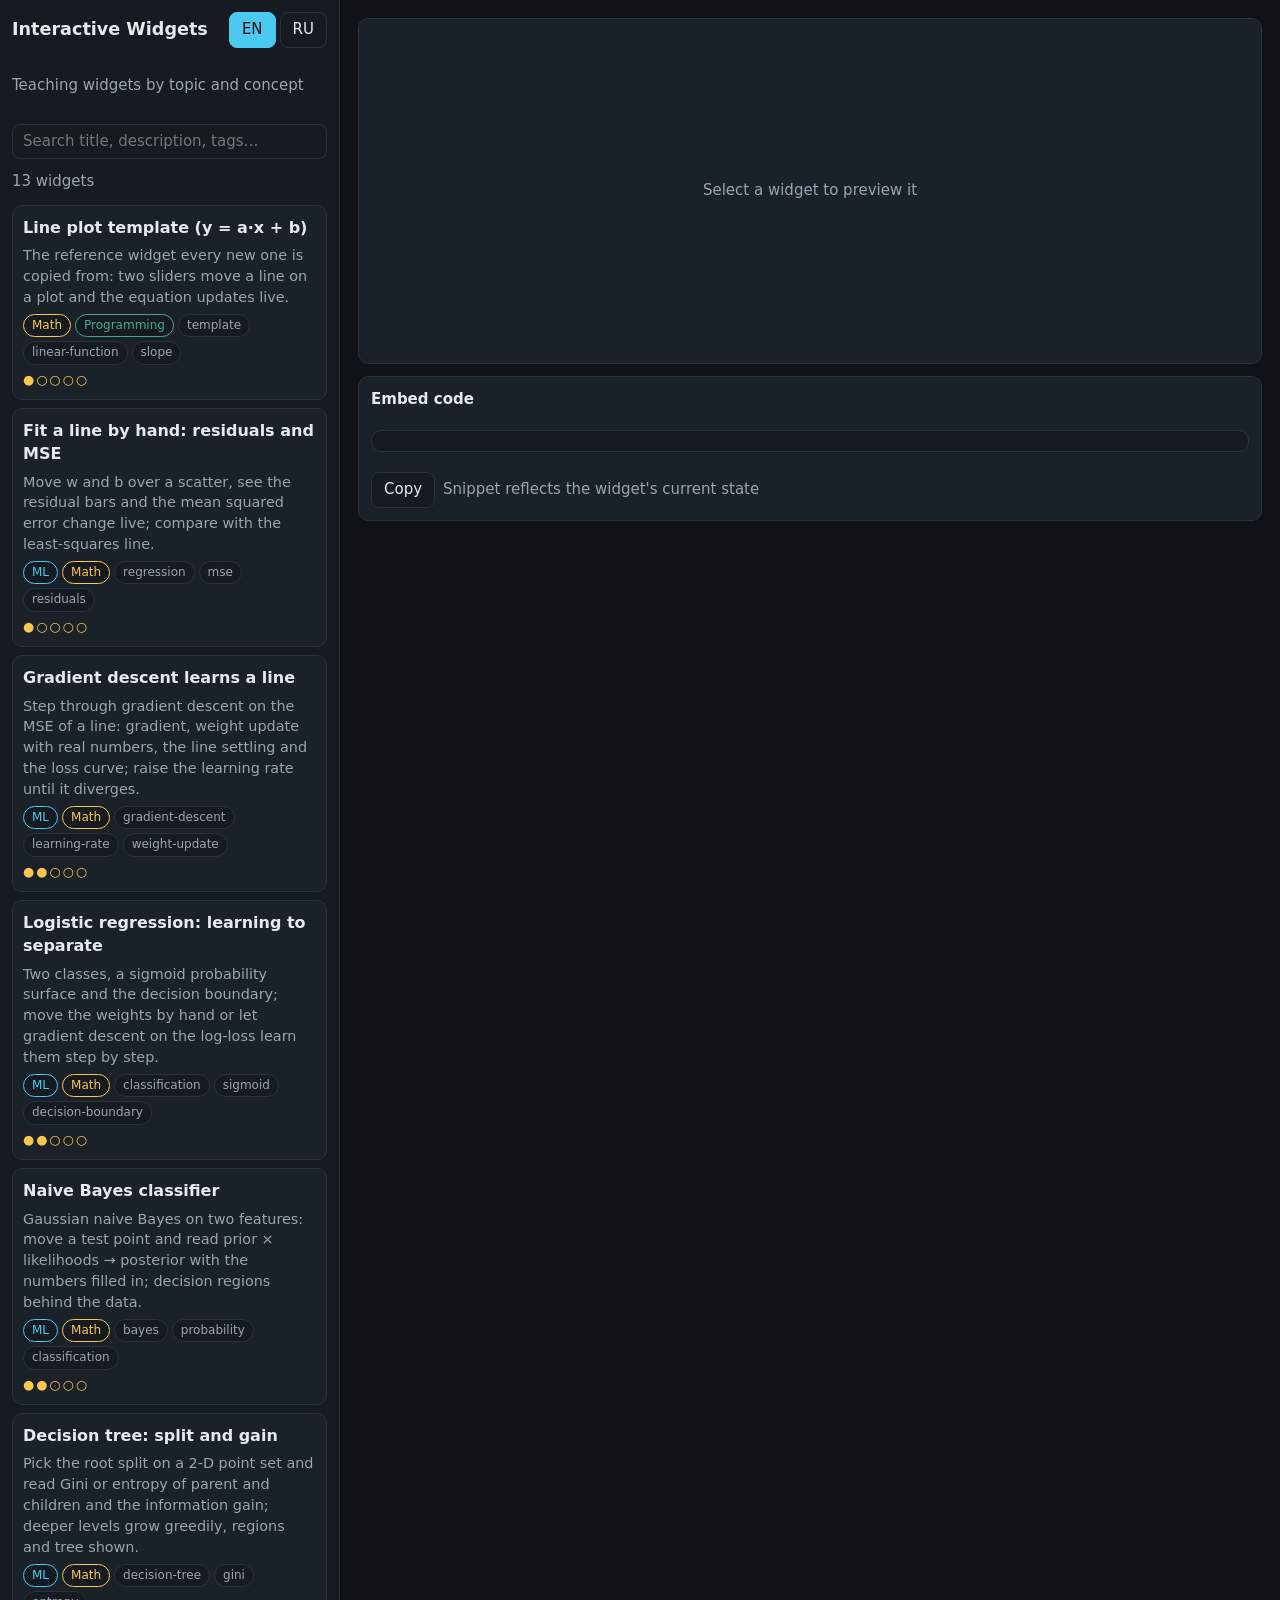
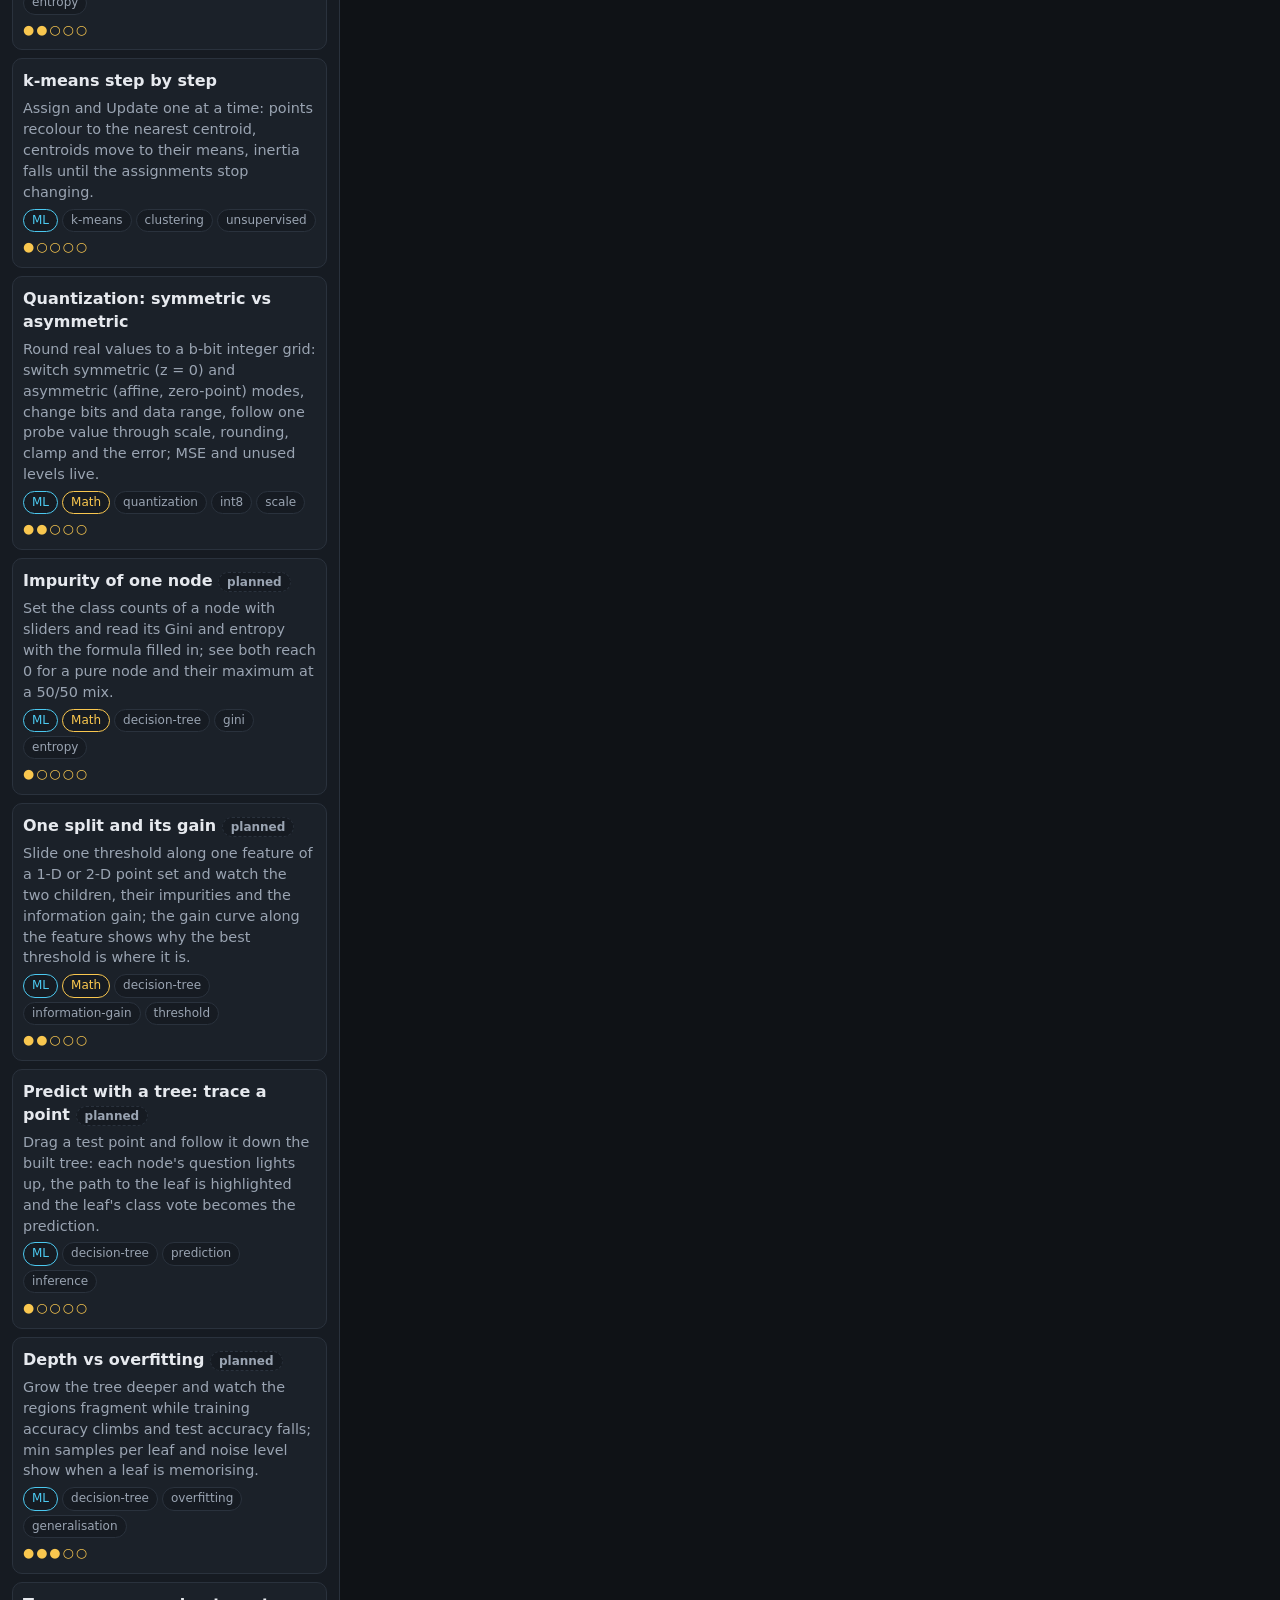
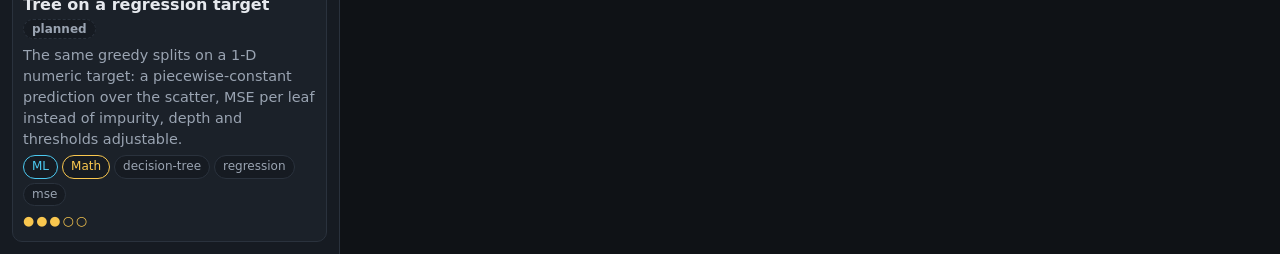
<file: index.html>
<!DOCTYPE html>
<html lang="en" data-theme="dark">
<head>
  <meta charset="utf-8">
  <meta name="viewport" content="width=device-width, initial-scale=1">
  <title>Interactive Widgets</title>
  <link rel="stylesheet" href="styles.css">
</head>
<body>
  <div class="app">
    <aside class="sidebar">
      <div class="topbar">
        <h1 data-i18n="app.title">Interactive Widgets</h1>
        <div class="lang-switch" role="group" aria-label="Language">
          <button type="button" data-lang="en" aria-pressed="true">EN</button>
          <button type="button" data-lang="ru" aria-pressed="false">RU</button>
        </div>
      </div>
      <p class="muted" data-i18n="app.subtitle">Teaching widgets by topic and concept</p>
      <input id="search" type="search" data-i18n-placeholder="search.placeholder" placeholder="Search…" aria-label="Search">
      <div class="muted" id="count"></div>
      <div class="cards" id="cards" role="listbox" aria-label="Widgets"></div>
    </aside>

    <main class="main">
      <section class="preview">
        <div class="preview-mount" id="preview">
          <div class="preview-placeholder" data-i18n="preview.empty">Select a widget to preview it</div>
        </div>
      </section>

      <section class="preview embed" id="embed" hidden>
        <strong data-i18n="embed.title">Embed code</strong>
        <pre id="embed-code"></pre>
        <div class="embed-actions">
          <button type="button" id="copy" data-i18n="embed.copy">Copy</button>
          <span class="muted" data-i18n="embed.fromState">Snippet reflects the widget's current state</span>
        </div>
      </section>

      <section class="preview" id="explain" hidden>
        <strong data-i18n="explain.title">Explanation</strong>
        <div id="explain-mount"></div>
      </section>

      <section class="preview" id="meta" hidden>
        <strong data-i18n="meta.title">Metadata</strong>
        <dl class="meta" id="meta-list"></dl>
      </section>
    </main>
  </div>
  <script type="module" src="app.js"></script>
</body>
</html>
</file>
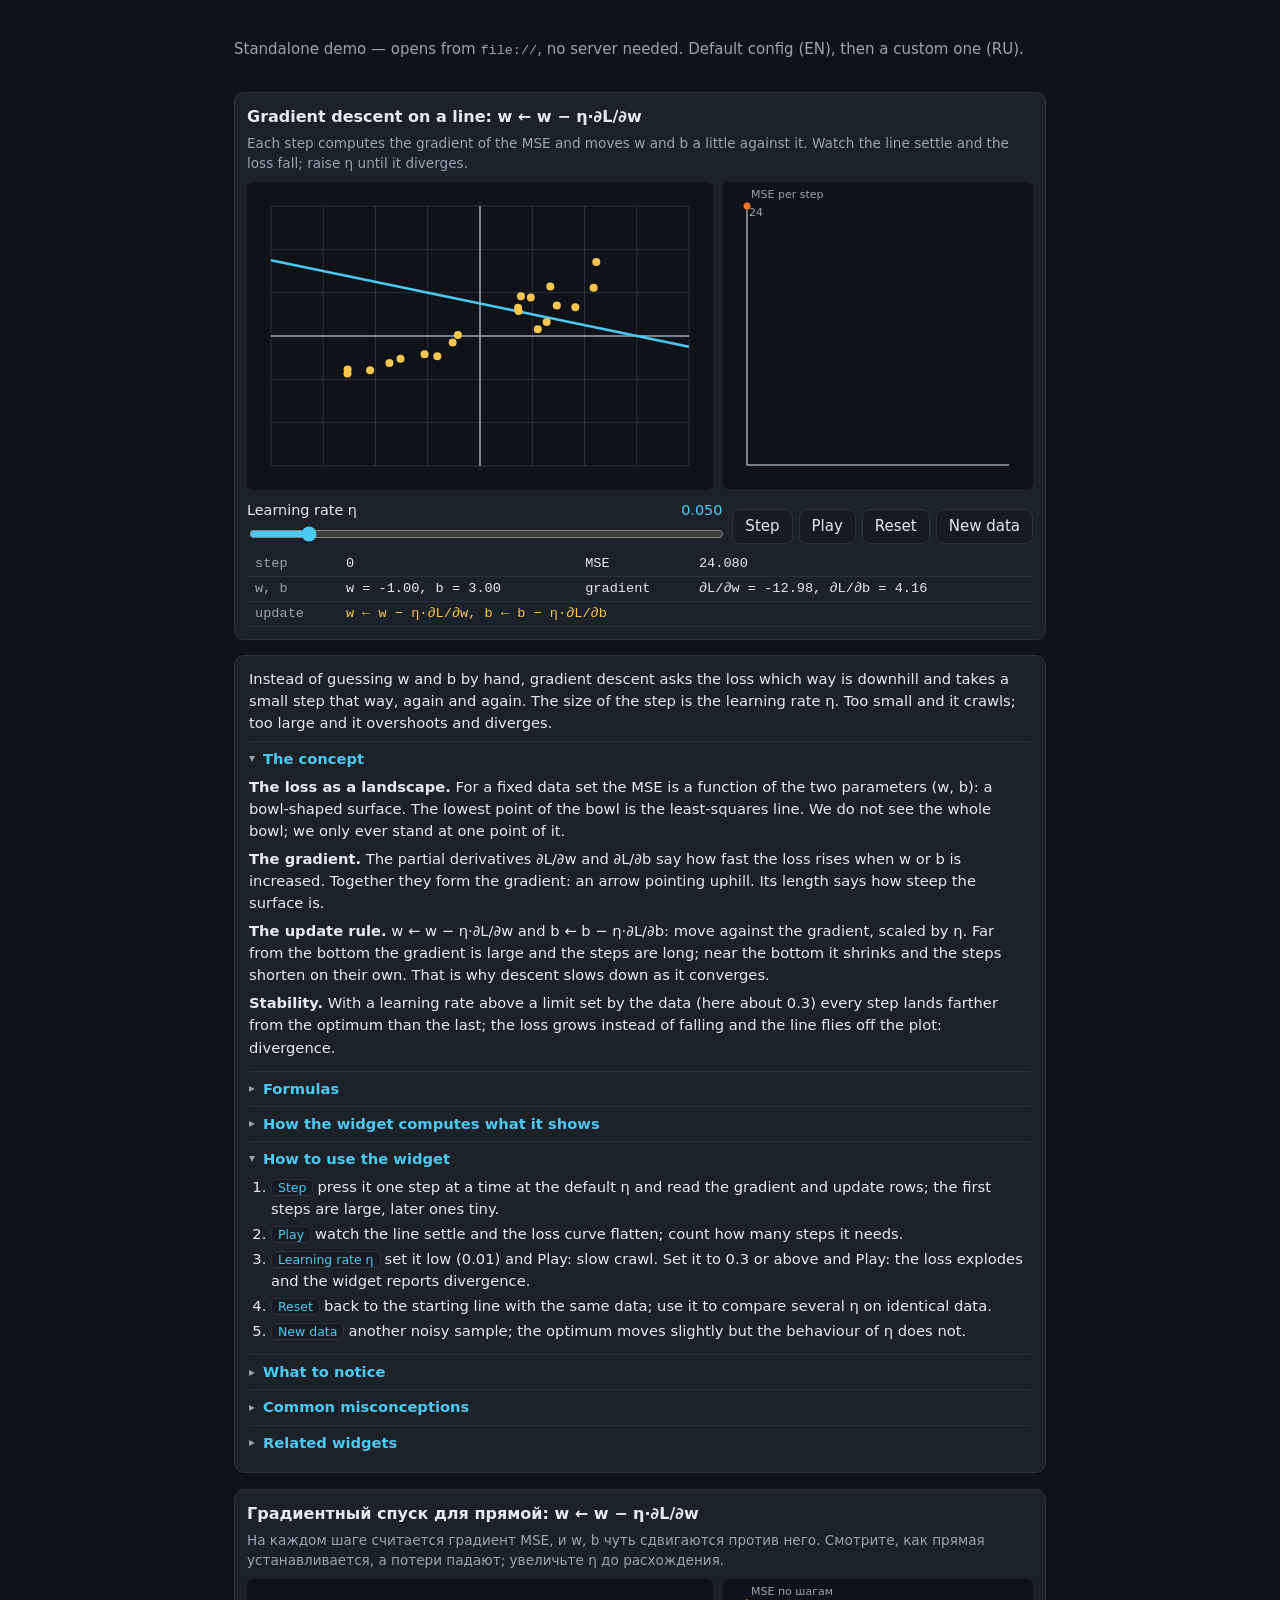
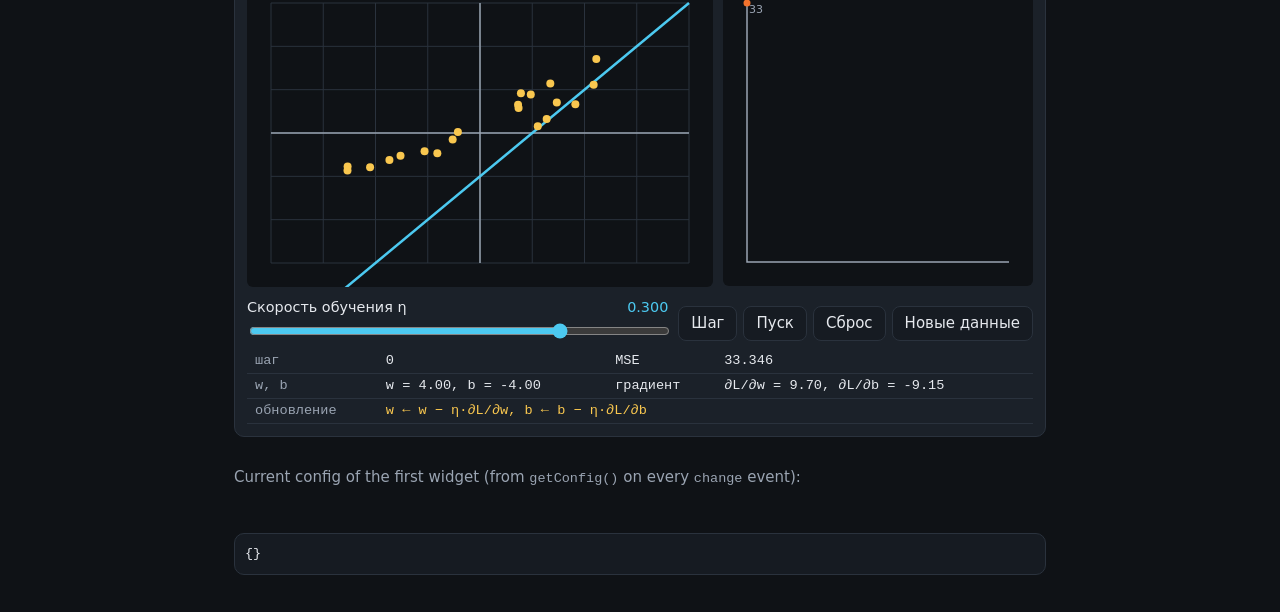
<file: widgets/of-gd-linear-regression/index.html>
<!DOCTYPE html>
<html lang="en">
<head>
  <meta charset="utf-8">
  <meta name="viewport" content="width=device-width, initial-scale=1">
  <title>of-gd-linear-regression — standalone demo</title>
  <link rel="stylesheet" href="../../styles.css">
  <style> body { padding: 24px; max-width: 860px; margin: auto; } .demo { display: grid; gap: 16px; } </style>
</head>
<body>
  <div class="demo">
    <p class="muted">Standalone demo — opens from <code>file://</code>, no server needed. Default config (EN), then a custom one (RU).</p>
    <of-gd-linear-regression lang="en"></of-gd-linear-regression>
    <of-explain for="of-gd-linear-regression" lang="en"></of-explain>
    <of-gd-linear-regression lang="ru" config='{"lr": 0.3, "w0": 4, "b0": -4}'></of-gd-linear-regression>
    <p class="muted">Current config of the first widget (from <code>getConfig()</code> on every <code>change</code> event):</p>
    <pre id="out">{}</pre>
  </div>
  <script src="../../lib/of-source.js"></script>
  <script src="../../lib/of-explain.js"></script>
  <script src="./component.js"></script>
  <script src="./explain.js"></script>
  <script>
    const first = document.querySelector('of-gd-linear-regression');
    first.addEventListener('change', (e) => { document.getElementById('out').textContent = JSON.stringify(e.detail); });
  </script>
</body>
</html>
</file>
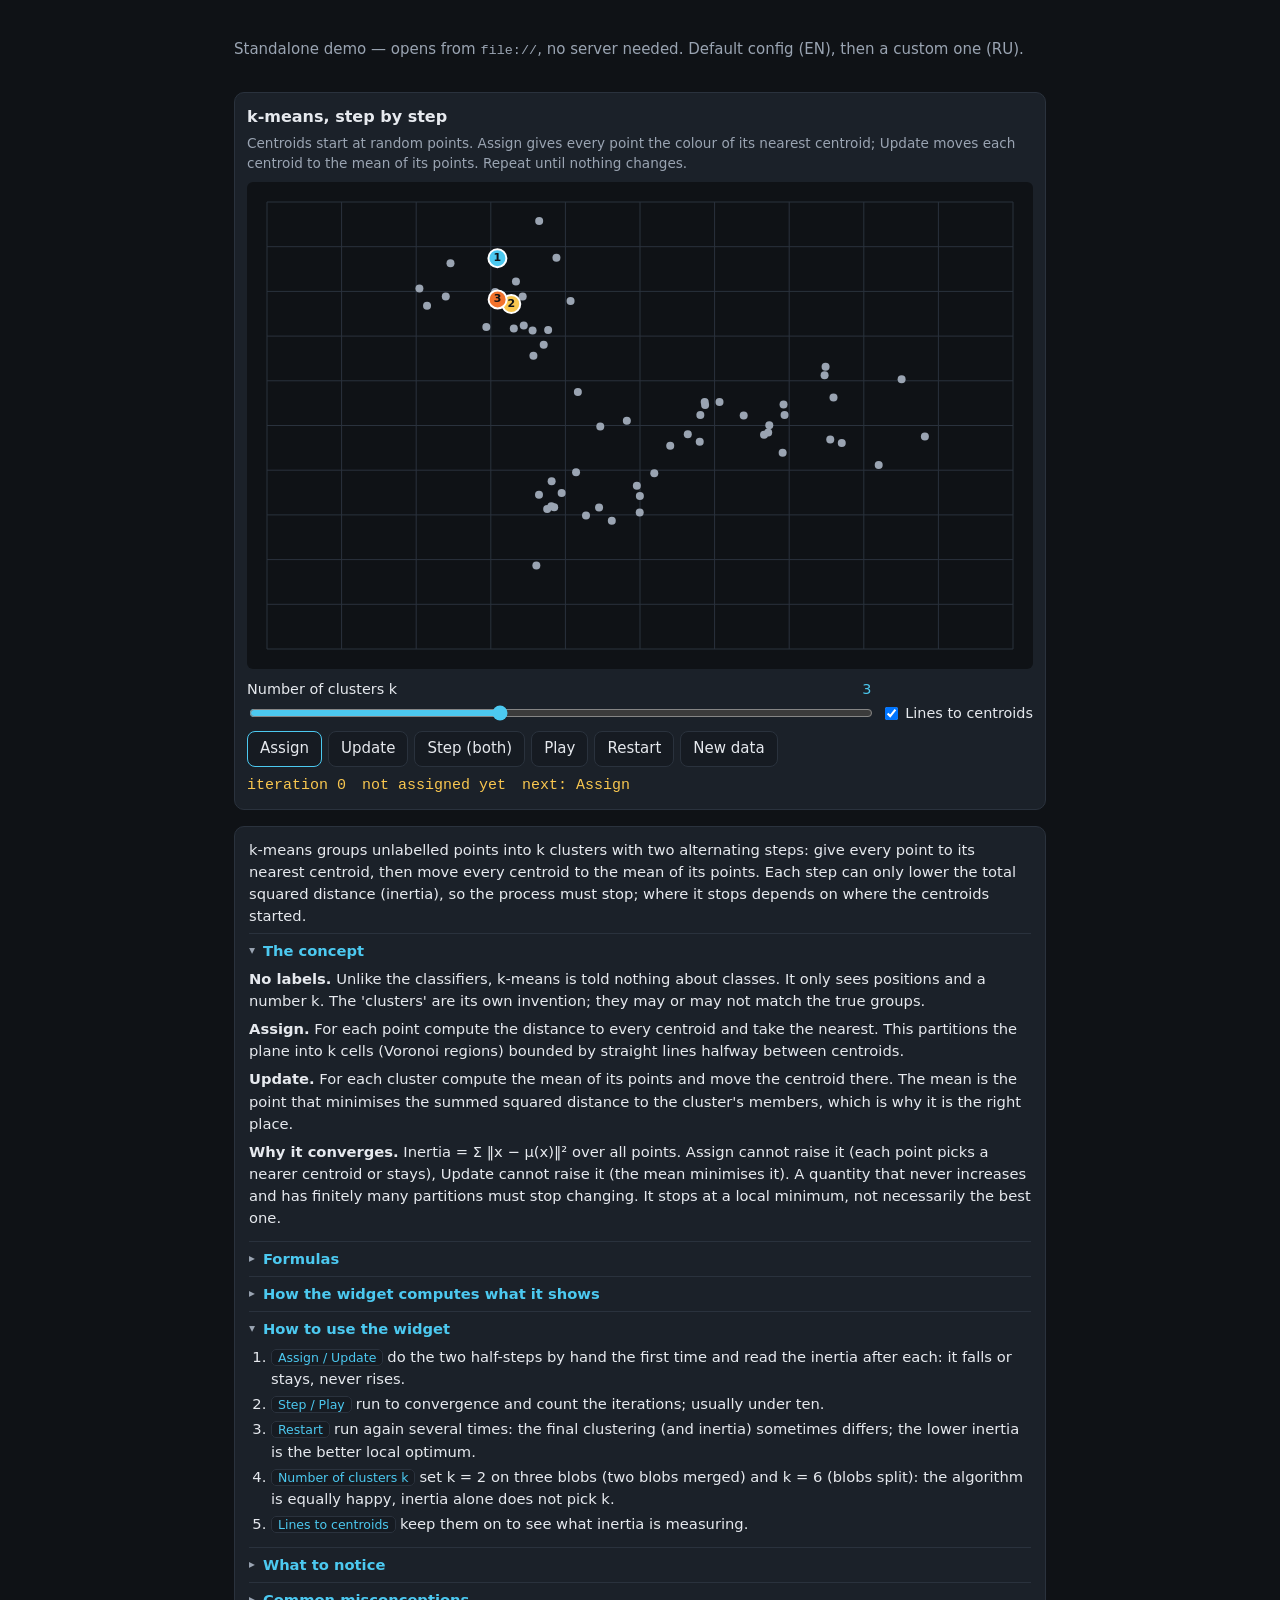
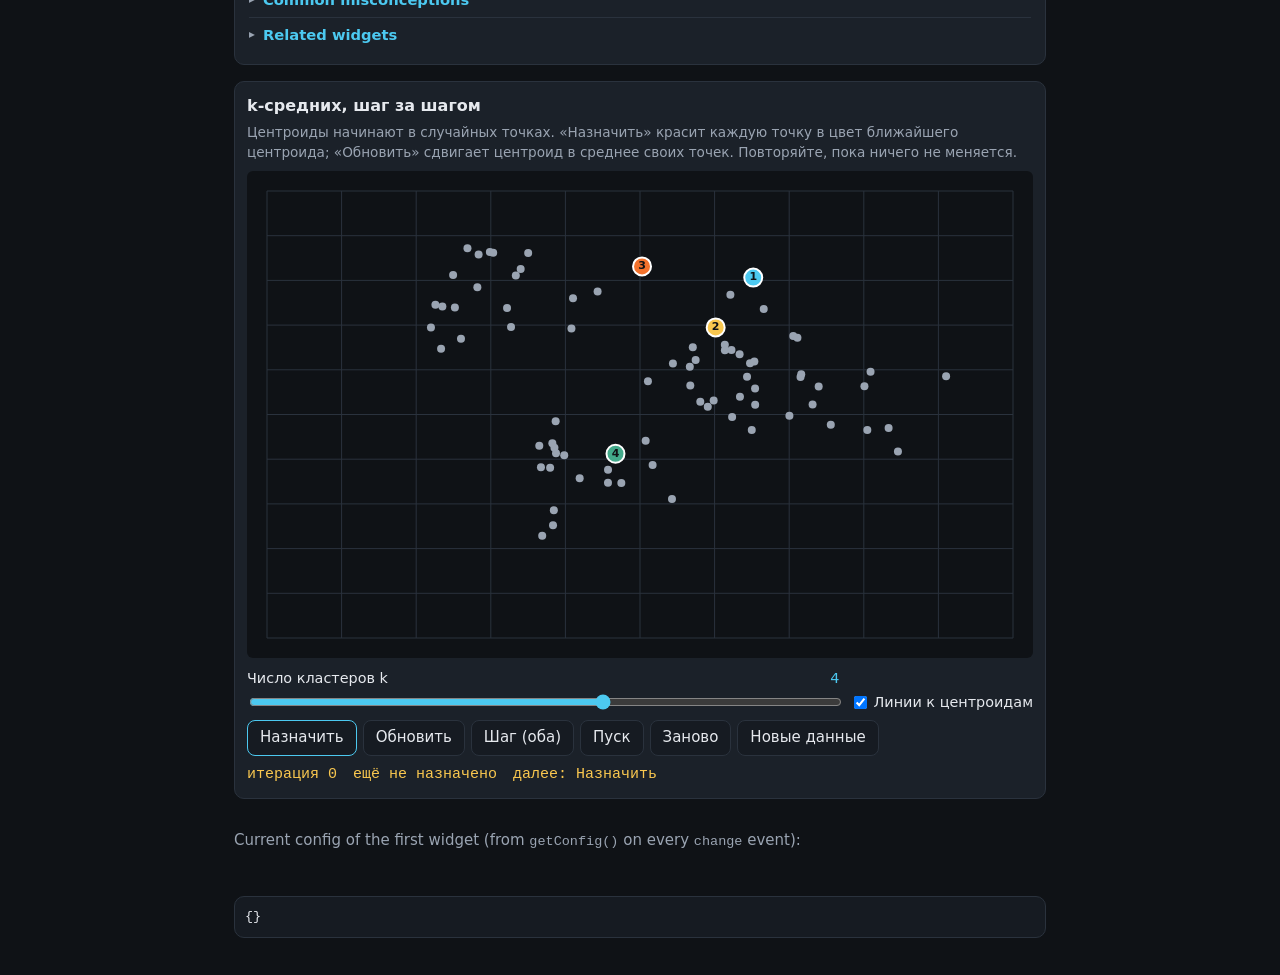
<file: widgets/of-kmeans-steps/index.html>
<!DOCTYPE html>
<html lang="en">
<head>
  <meta charset="utf-8">
  <meta name="viewport" content="width=device-width, initial-scale=1">
  <title>of-kmeans-steps — standalone demo</title>
  <link rel="stylesheet" href="../../styles.css">
  <style> body { padding: 24px; max-width: 860px; margin: auto; } .demo { display: grid; gap: 16px; } </style>
</head>
<body>
  <div class="demo">
    <p class="muted">Standalone demo — opens from <code>file://</code>, no server needed. Default config (EN), then a custom one (RU).</p>
    <of-kmeans-steps lang="en"></of-kmeans-steps>
    <of-explain for="of-kmeans-steps" lang="en"></of-explain>
    <of-kmeans-steps lang="ru" config='{"k": 4, "blobs": 4, "n": 80}'></of-kmeans-steps>
    <p class="muted">Current config of the first widget (from <code>getConfig()</code> on every <code>change</code> event):</p>
    <pre id="out">{}</pre>
  </div>
  <script src="../../lib/of-source.js"></script>
  <script src="../../lib/of-explain.js"></script>
  <script src="./component.js"></script>
  <script src="./explain.js"></script>
  <script>
    const first = document.querySelector('of-kmeans-steps');
    first.addEventListener('change', (e) => { document.getElementById('out').textContent = JSON.stringify(e.detail); });
  </script>
</body>
</html>
</file>
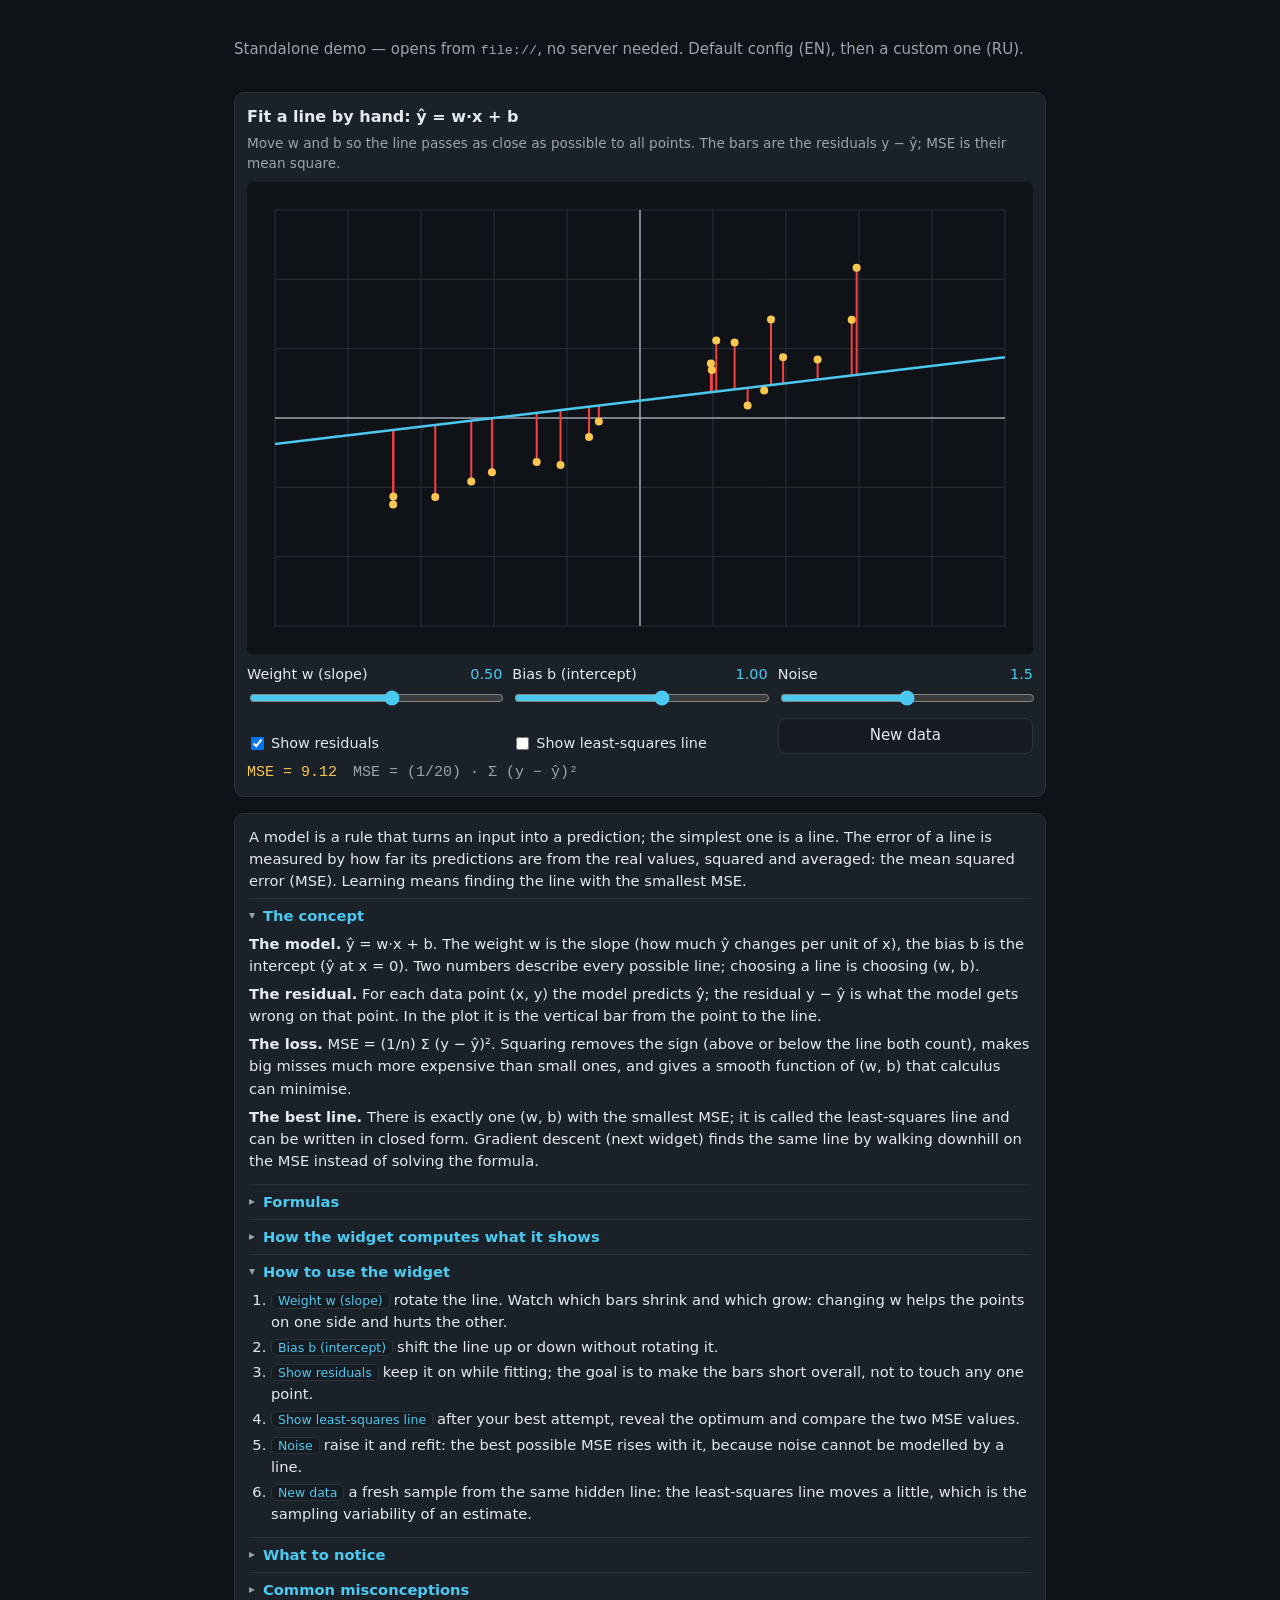
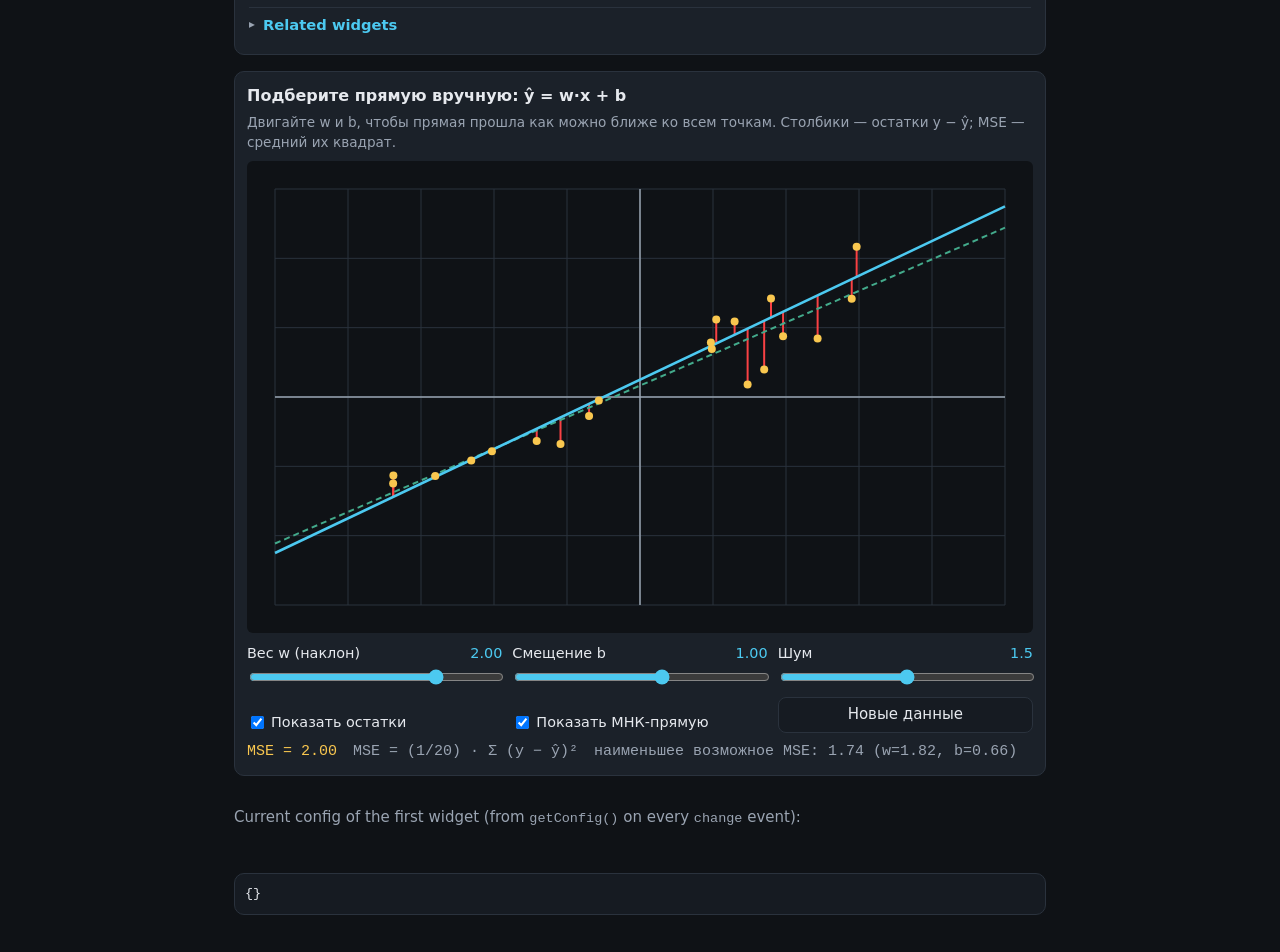
<file: widgets/of-linear-fit/index.html>
<!DOCTYPE html>
<html lang="en">
<head>
  <meta charset="utf-8">
  <meta name="viewport" content="width=device-width, initial-scale=1">
  <title>of-linear-fit — standalone demo</title>
  <link rel="stylesheet" href="../../styles.css">
  <style> body { padding: 24px; max-width: 860px; margin: auto; } .demo { display: grid; gap: 16px; } </style>
</head>
<body>
  <div class="demo">
    <p class="muted">Standalone demo — opens from <code>file://</code>, no server needed. Default config (EN), then a custom one (RU).</p>
    <of-linear-fit lang="en"></of-linear-fit>
    <of-explain for="of-linear-fit" lang="en"></of-explain>
    <of-linear-fit lang="ru" config='{"w": 2, "b": 1, "showBest": true}'></of-linear-fit>
    <p class="muted">Current config of the first widget (from <code>getConfig()</code> on every <code>change</code> event):</p>
    <pre id="out">{}</pre>
  </div>
  <script src="../../lib/of-source.js"></script>
  <script src="../../lib/of-explain.js"></script>
  <script src="./component.js"></script>
  <script src="./explain.js"></script>
  <script>
    const first = document.querySelector('of-linear-fit');
    first.addEventListener('change', (e) => { document.getElementById('out').textContent = JSON.stringify(e.detail); });
  </script>
</body>
</html>
</file>
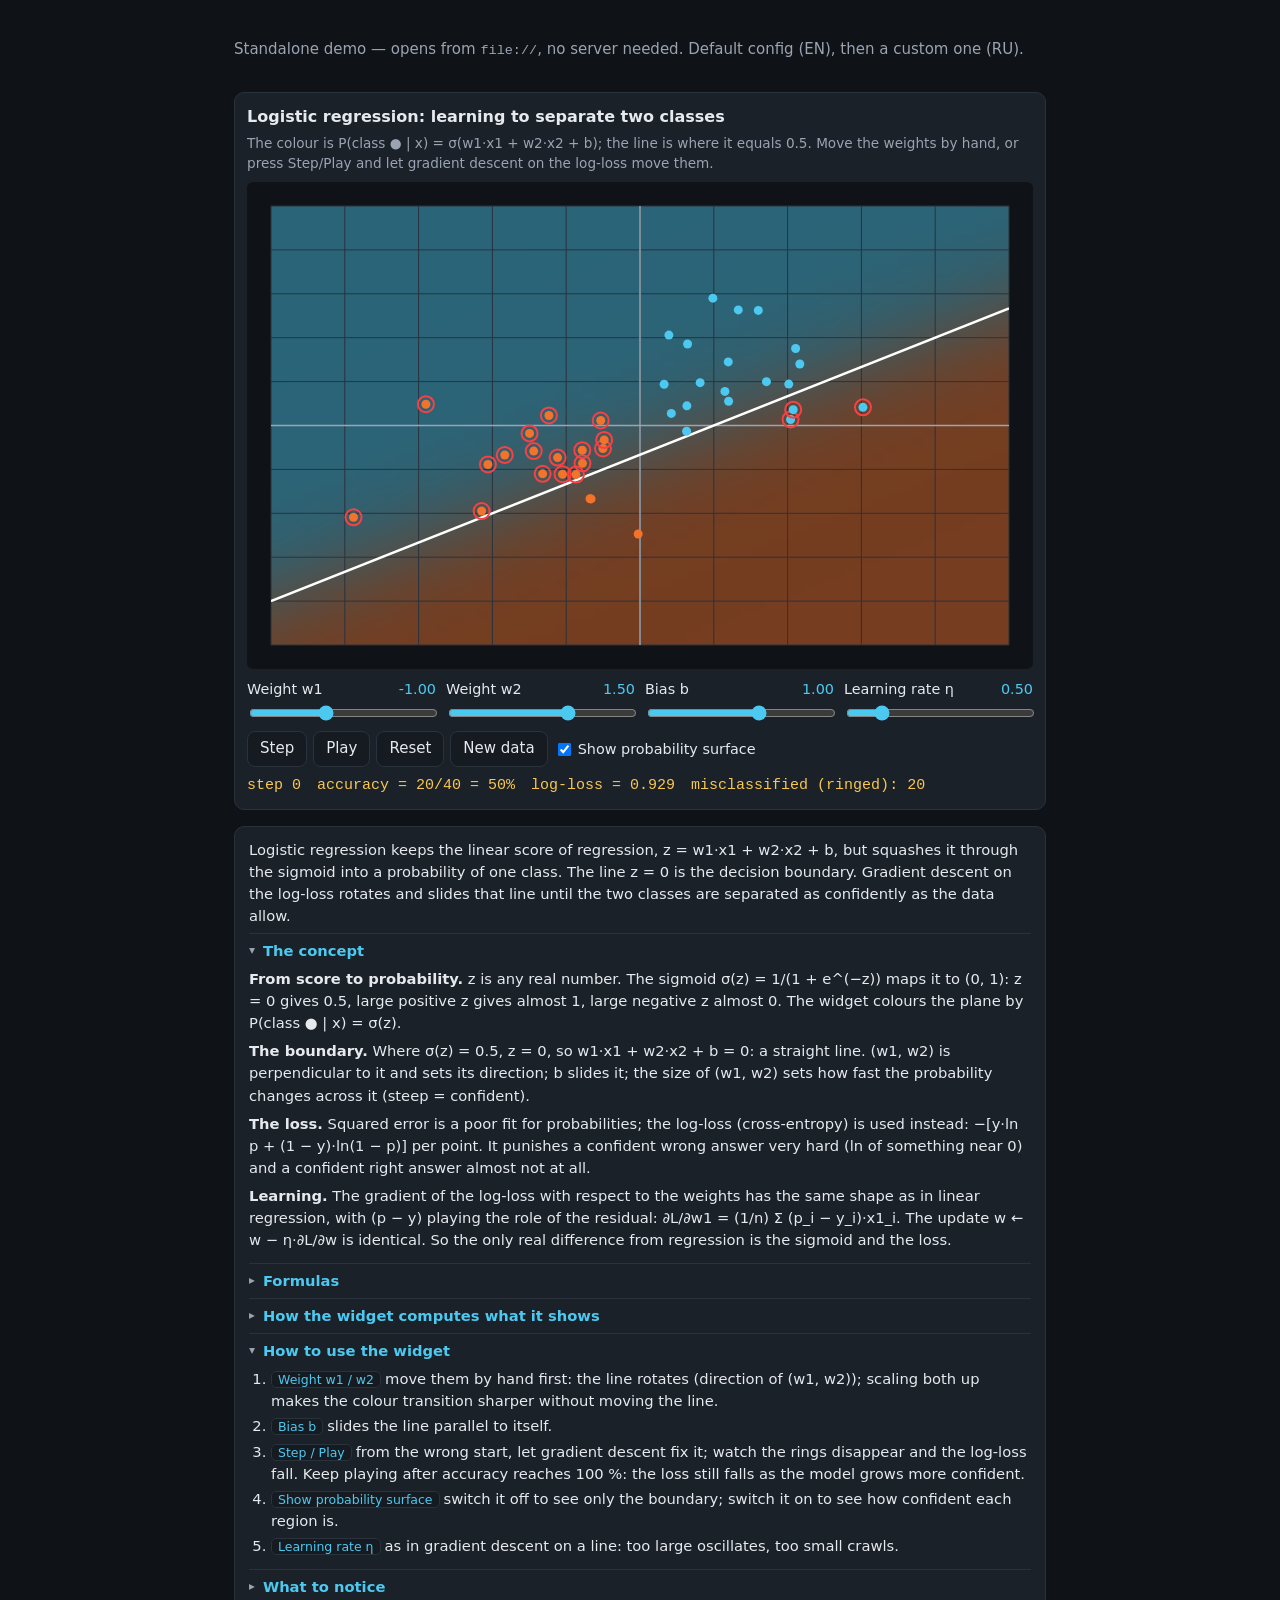
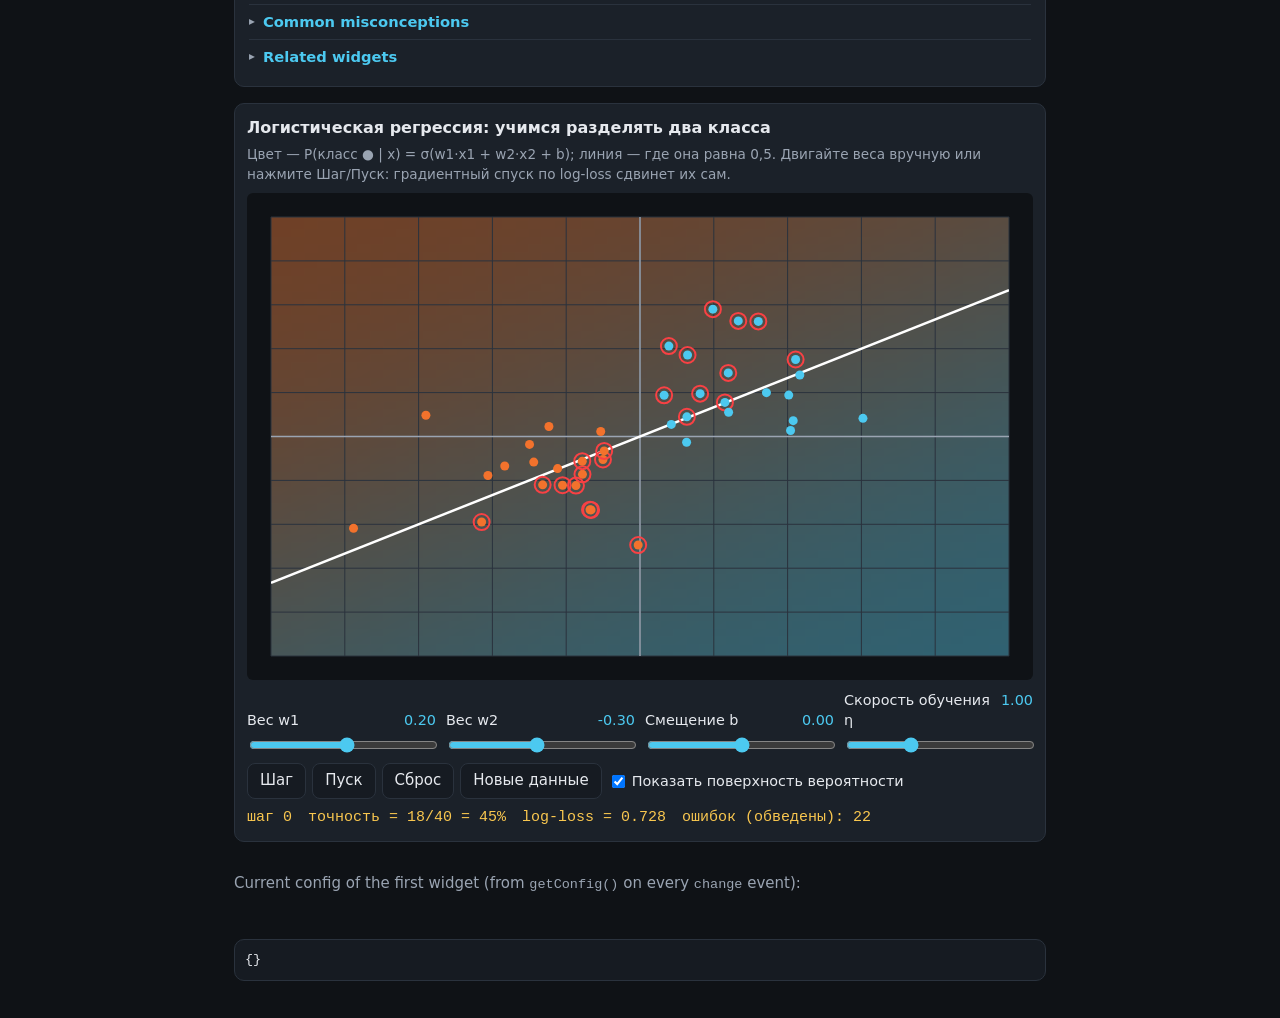
<file: widgets/of-logistic-regression/index.html>
<!DOCTYPE html>
<html lang="en">
<head>
  <meta charset="utf-8">
  <meta name="viewport" content="width=device-width, initial-scale=1">
  <title>of-logistic-regression — standalone demo</title>
  <link rel="stylesheet" href="../../styles.css">
  <style> body { padding: 24px; max-width: 860px; margin: auto; } .demo { display: grid; gap: 16px; } </style>
</head>
<body>
  <div class="demo">
    <p class="muted">Standalone demo — opens from <code>file://</code>, no server needed. Default config (EN), then a custom one (RU).</p>
    <of-logistic-regression lang="en"></of-logistic-regression>
    <of-explain for="of-logistic-regression" lang="en"></of-explain>
    <of-logistic-regression lang="ru" config='{"w1": 0.2, "w2": -0.3, "b": 0, "lr": 1}'></of-logistic-regression>
    <p class="muted">Current config of the first widget (from <code>getConfig()</code> on every <code>change</code> event):</p>
    <pre id="out">{}</pre>
  </div>
  <script src="../../lib/of-source.js"></script>
  <script src="../../lib/of-explain.js"></script>
  <script src="./component.js"></script>
  <script src="./explain.js"></script>
  <script>
    const first = document.querySelector('of-logistic-regression');
    first.addEventListener('change', (e) => { document.getElementById('out').textContent = JSON.stringify(e.detail); });
  </script>
</body>
</html>
</file>
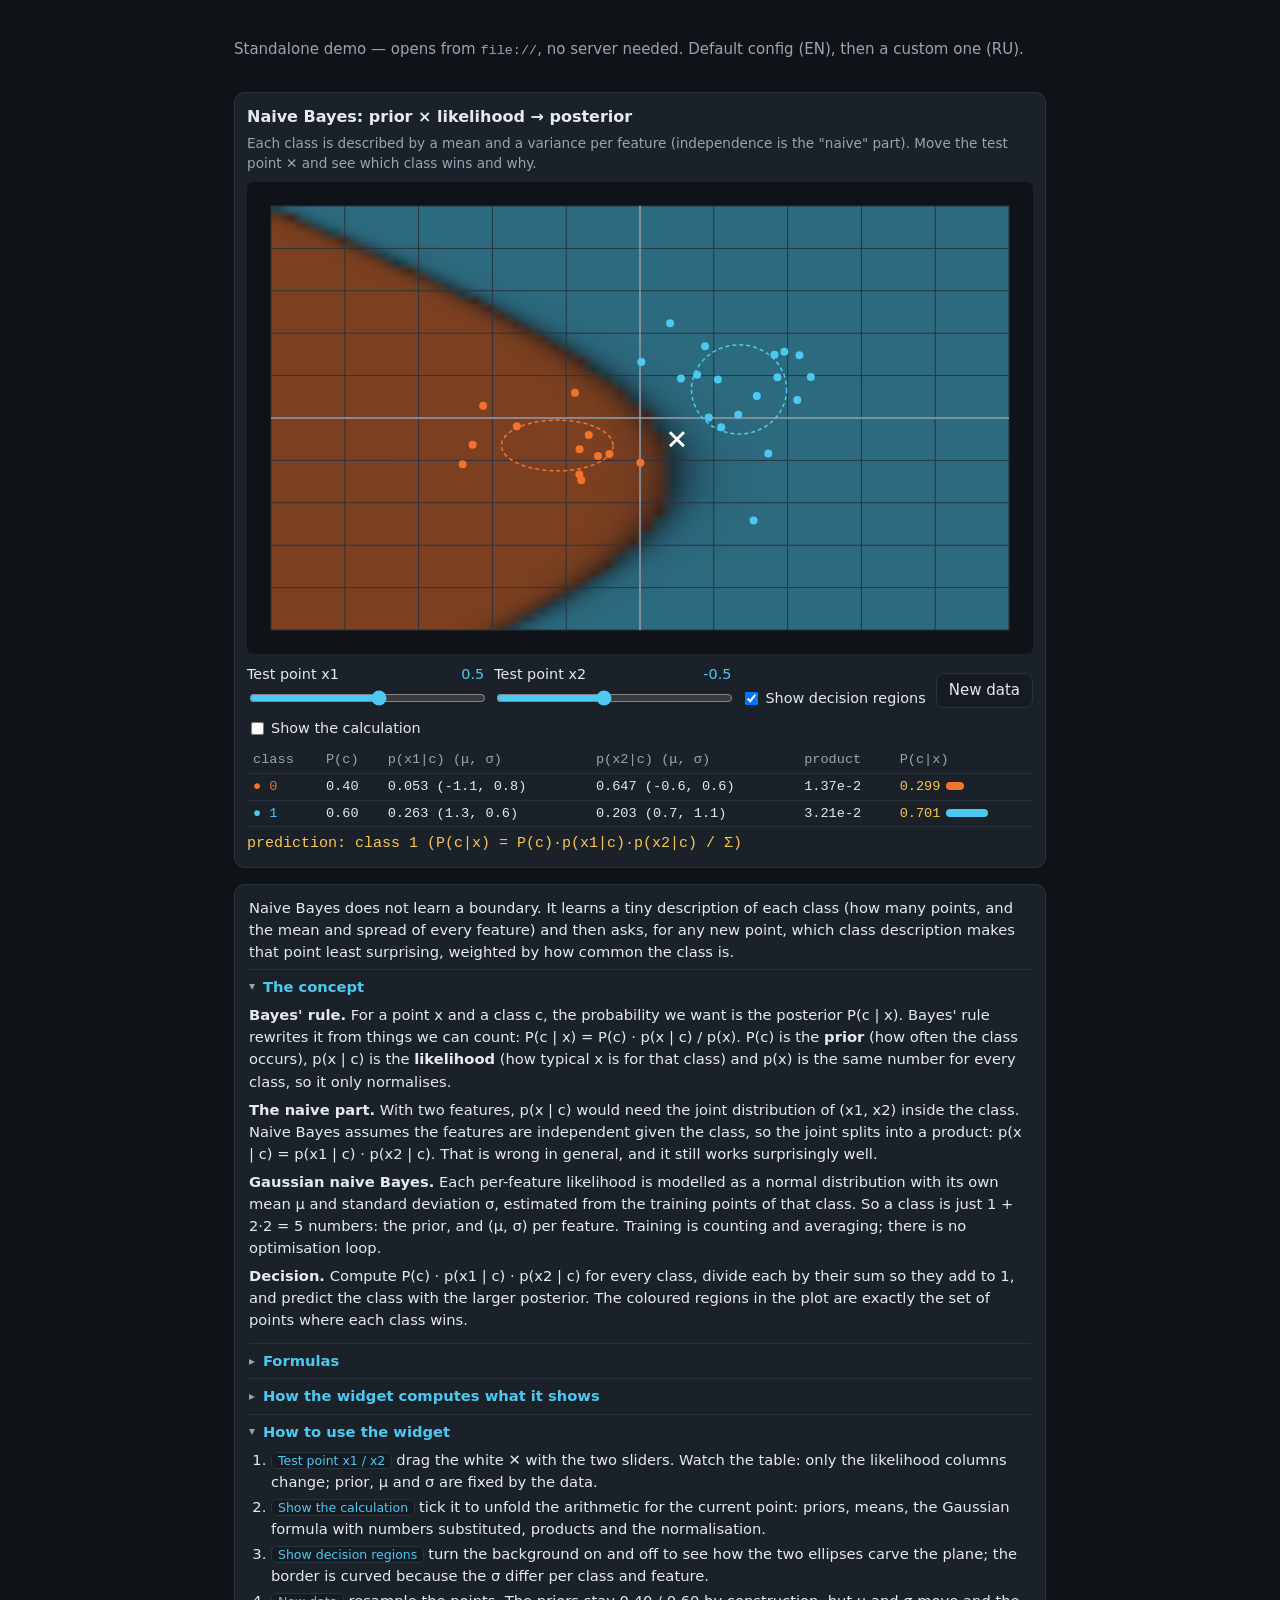
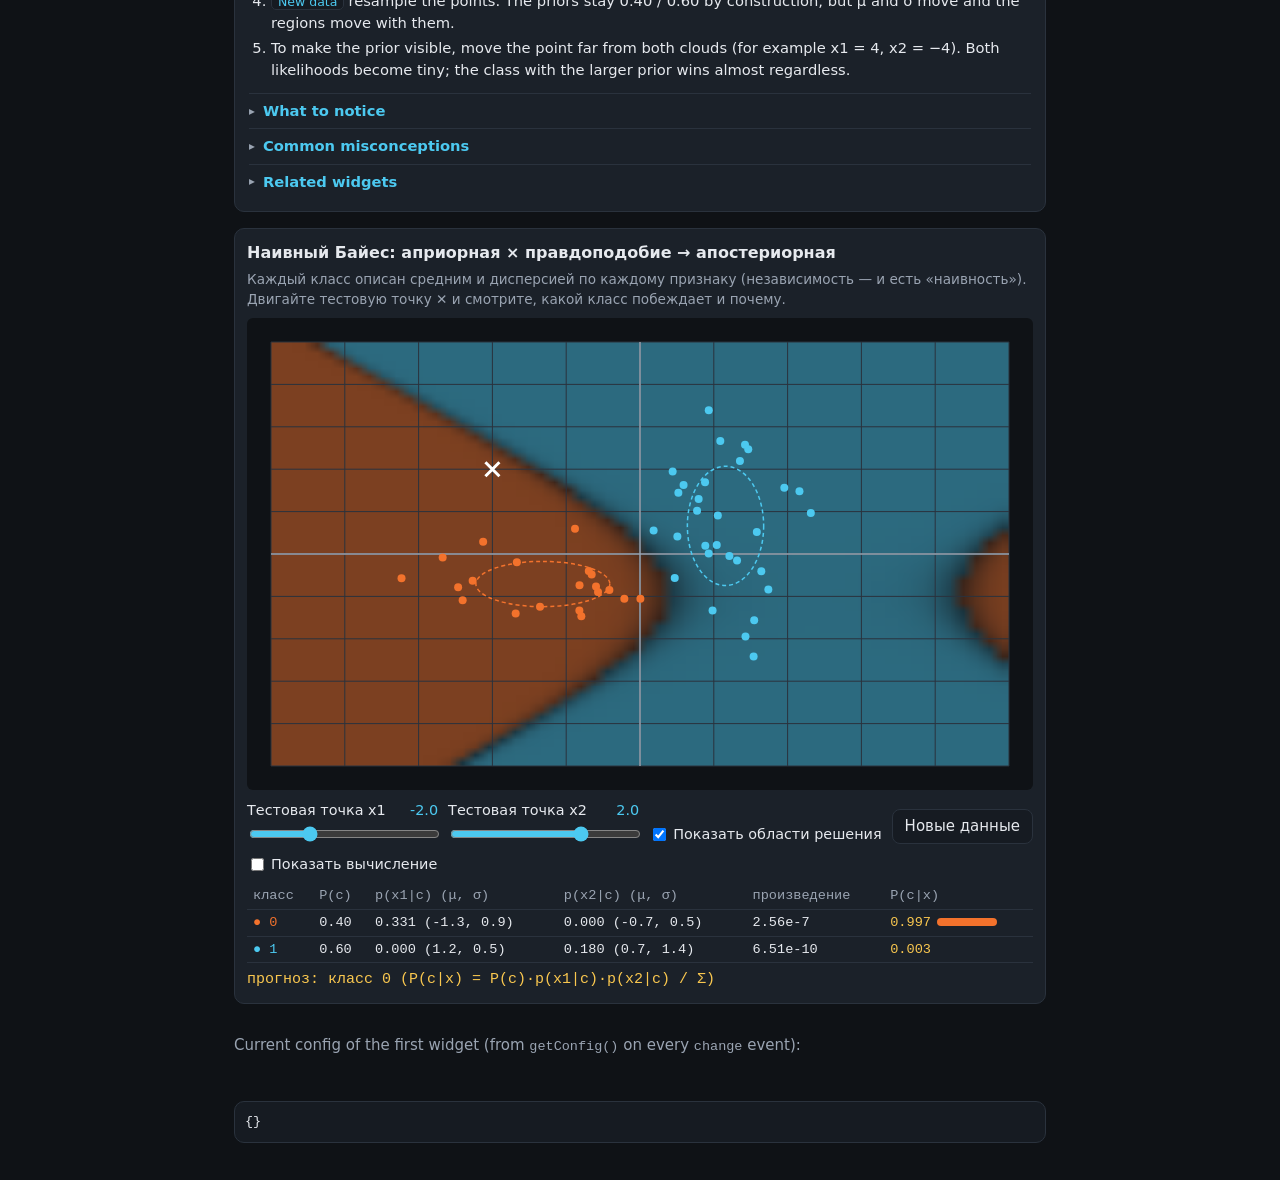
<file: widgets/of-naive-bayes/index.html>
<!DOCTYPE html>
<html lang="en">
<head>
  <meta charset="utf-8">
  <meta name="viewport" content="width=device-width, initial-scale=1">
  <title>of-naive-bayes — standalone demo</title>
  <link rel="stylesheet" href="../../styles.css">
  <style> body { padding: 24px; max-width: 860px; margin: auto; } .demo { display: grid; gap: 16px; } </style>
</head>
<body>
  <div class="demo">
    <p class="muted">Standalone demo — opens from <code>file://</code>, no server needed. Default config (EN), then a custom one (RU).</p>
    <of-naive-bayes lang="en"></of-naive-bayes>
    <of-explain for="of-naive-bayes" lang="en"></of-explain>
    <of-naive-bayes lang="ru" config='{"x1": -2, "x2": 2, "n": 50}'></of-naive-bayes>
    <p class="muted">Current config of the first widget (from <code>getConfig()</code> on every <code>change</code> event):</p>
    <pre id="out">{}</pre>
  </div>
  <script src="../../lib/of-source.js"></script>
  <script src="../../lib/of-explain.js"></script>
  <script src="./component.js"></script>
  <script src="./explain.js"></script>
  <script>
    const first = document.querySelector('of-naive-bayes');
    first.addEventListener('change', (e) => { document.getElementById('out').textContent = JSON.stringify(e.detail); });
  </script>
</body>
</html>
</file>
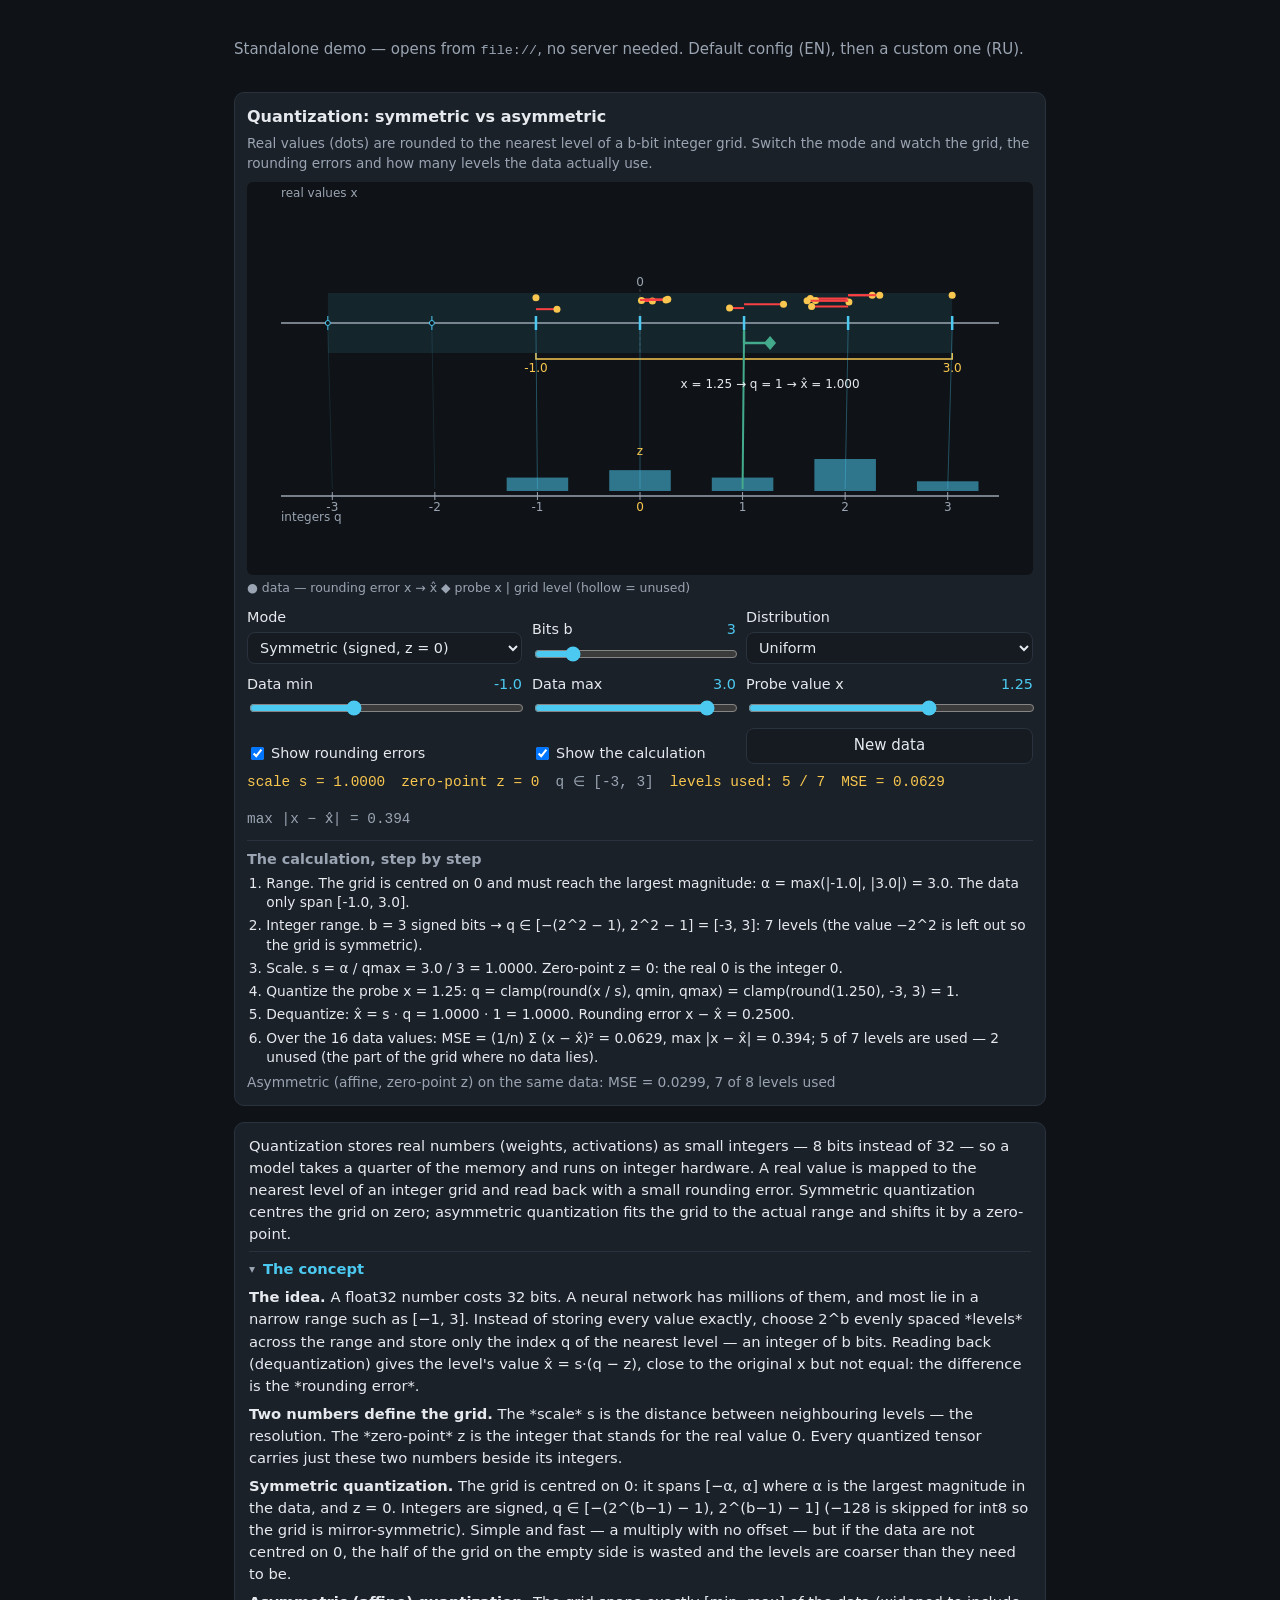
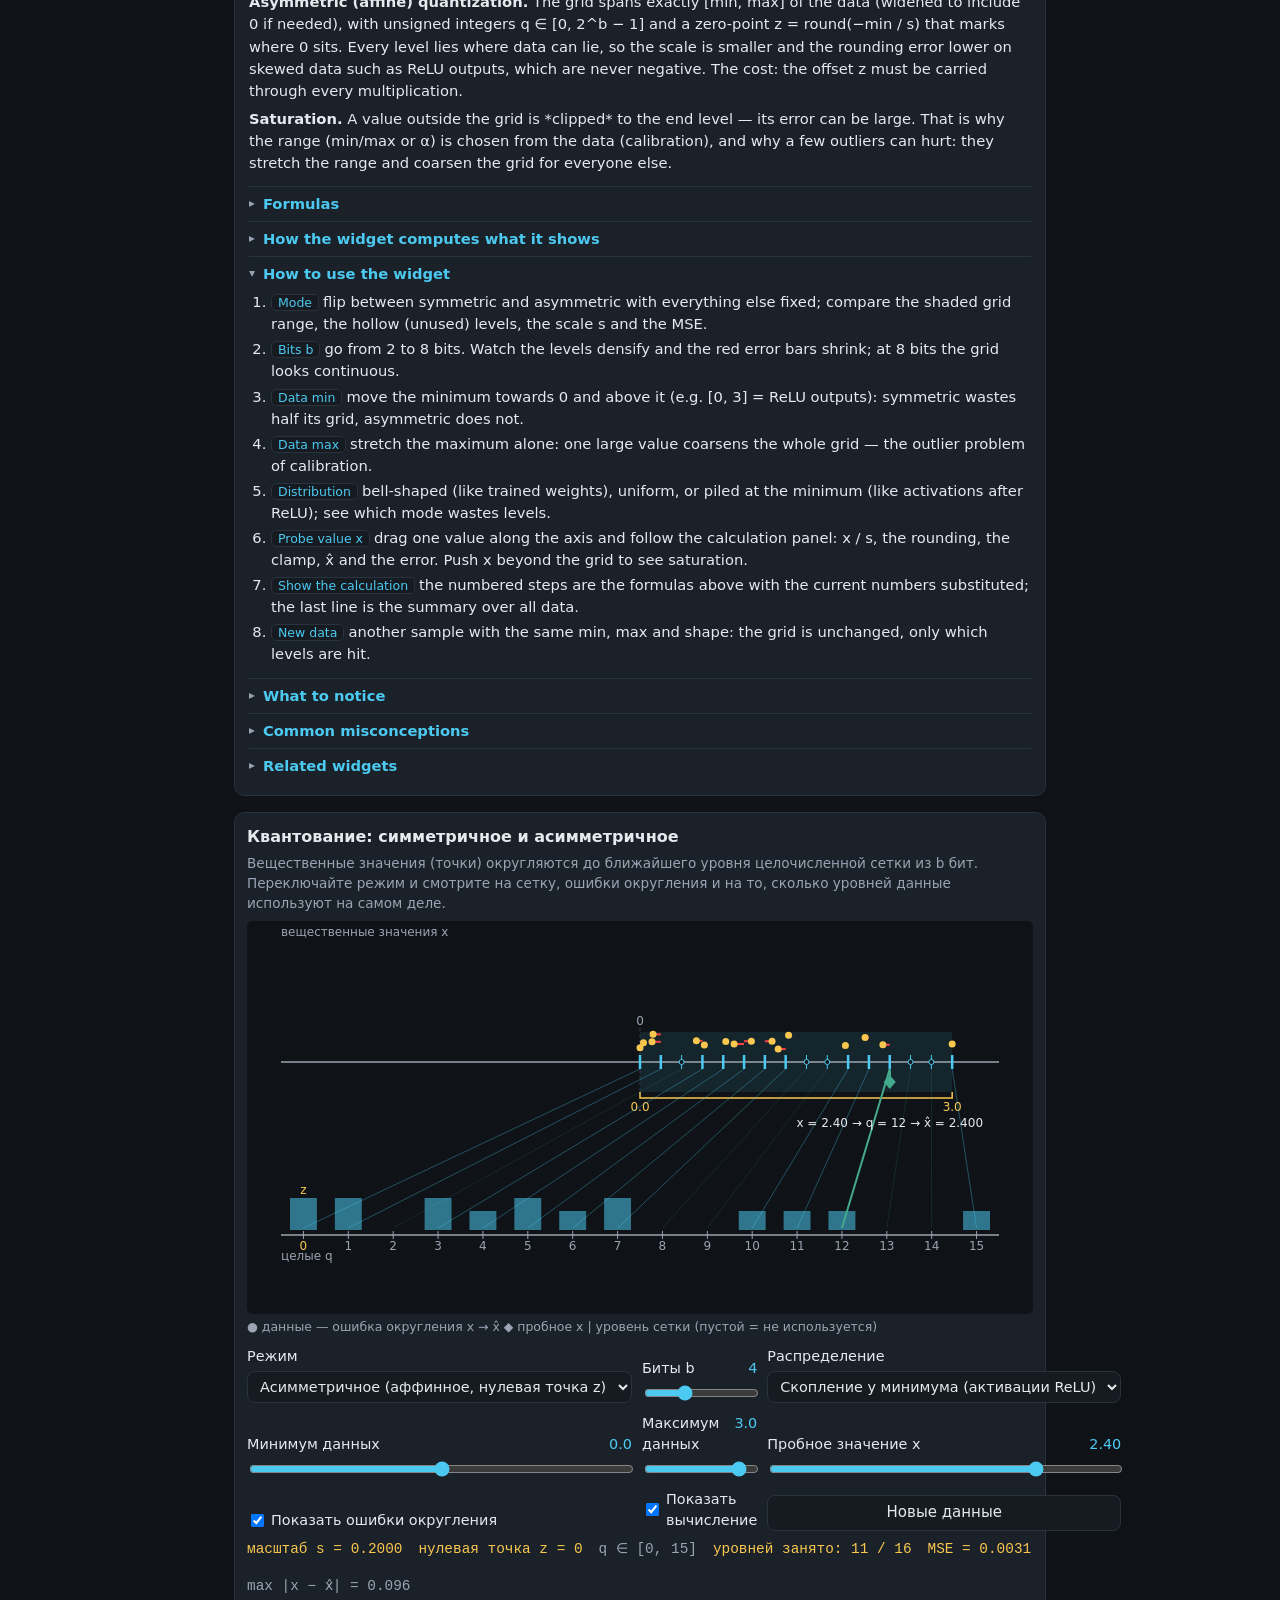
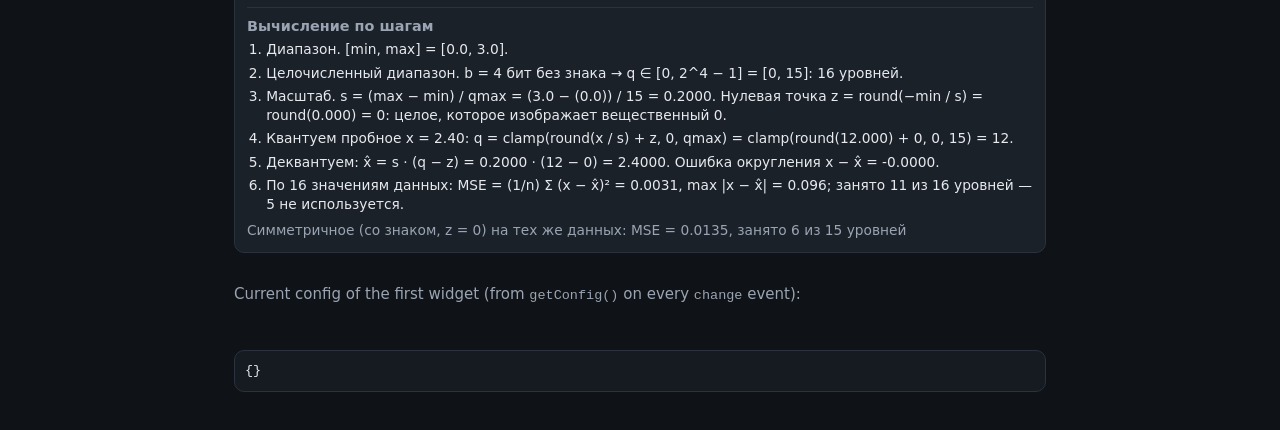
<file: widgets/of-quantization/index.html>
<!DOCTYPE html>
<html lang="en">
<head>
  <meta charset="utf-8">
  <meta name="viewport" content="width=device-width, initial-scale=1">
  <title>of-quantization — standalone demo</title>
  <link rel="stylesheet" href="../../styles.css">
  <style> body { padding: 24px; max-width: 860px; margin: auto; } .demo { display: grid; gap: 16px; } </style>
</head>
<body>
  <div class="demo">
    <p class="muted">Standalone demo — opens from <code>file://</code>, no server needed. Default config (EN), then a custom one (RU).</p>
    <of-quantization lang="en"></of-quantization>
    <of-explain for="of-quantization" lang="en"></of-explain>
    <of-quantization lang="ru" config='{"mode": "asymmetric", "bits": 4, "lo": 0, "hi": 3, "shape": "skewed", "x": 2.4}'></of-quantization>
    <p class="muted">Current config of the first widget (from <code>getConfig()</code> on every <code>change</code> event):</p>
    <pre id="out">{}</pre>
  </div>
  <script src="../../lib/of-source.js"></script>
  <script src="../../lib/of-explain.js"></script>
  <script src="./component.js"></script>
  <script src="./explain.js"></script>
  <script>
    const first = document.querySelector('of-quantization');
    first.addEventListener('change', (e) => { document.getElementById('out').textContent = JSON.stringify(e.detail); });
  </script>
</body>
</html>
</file>
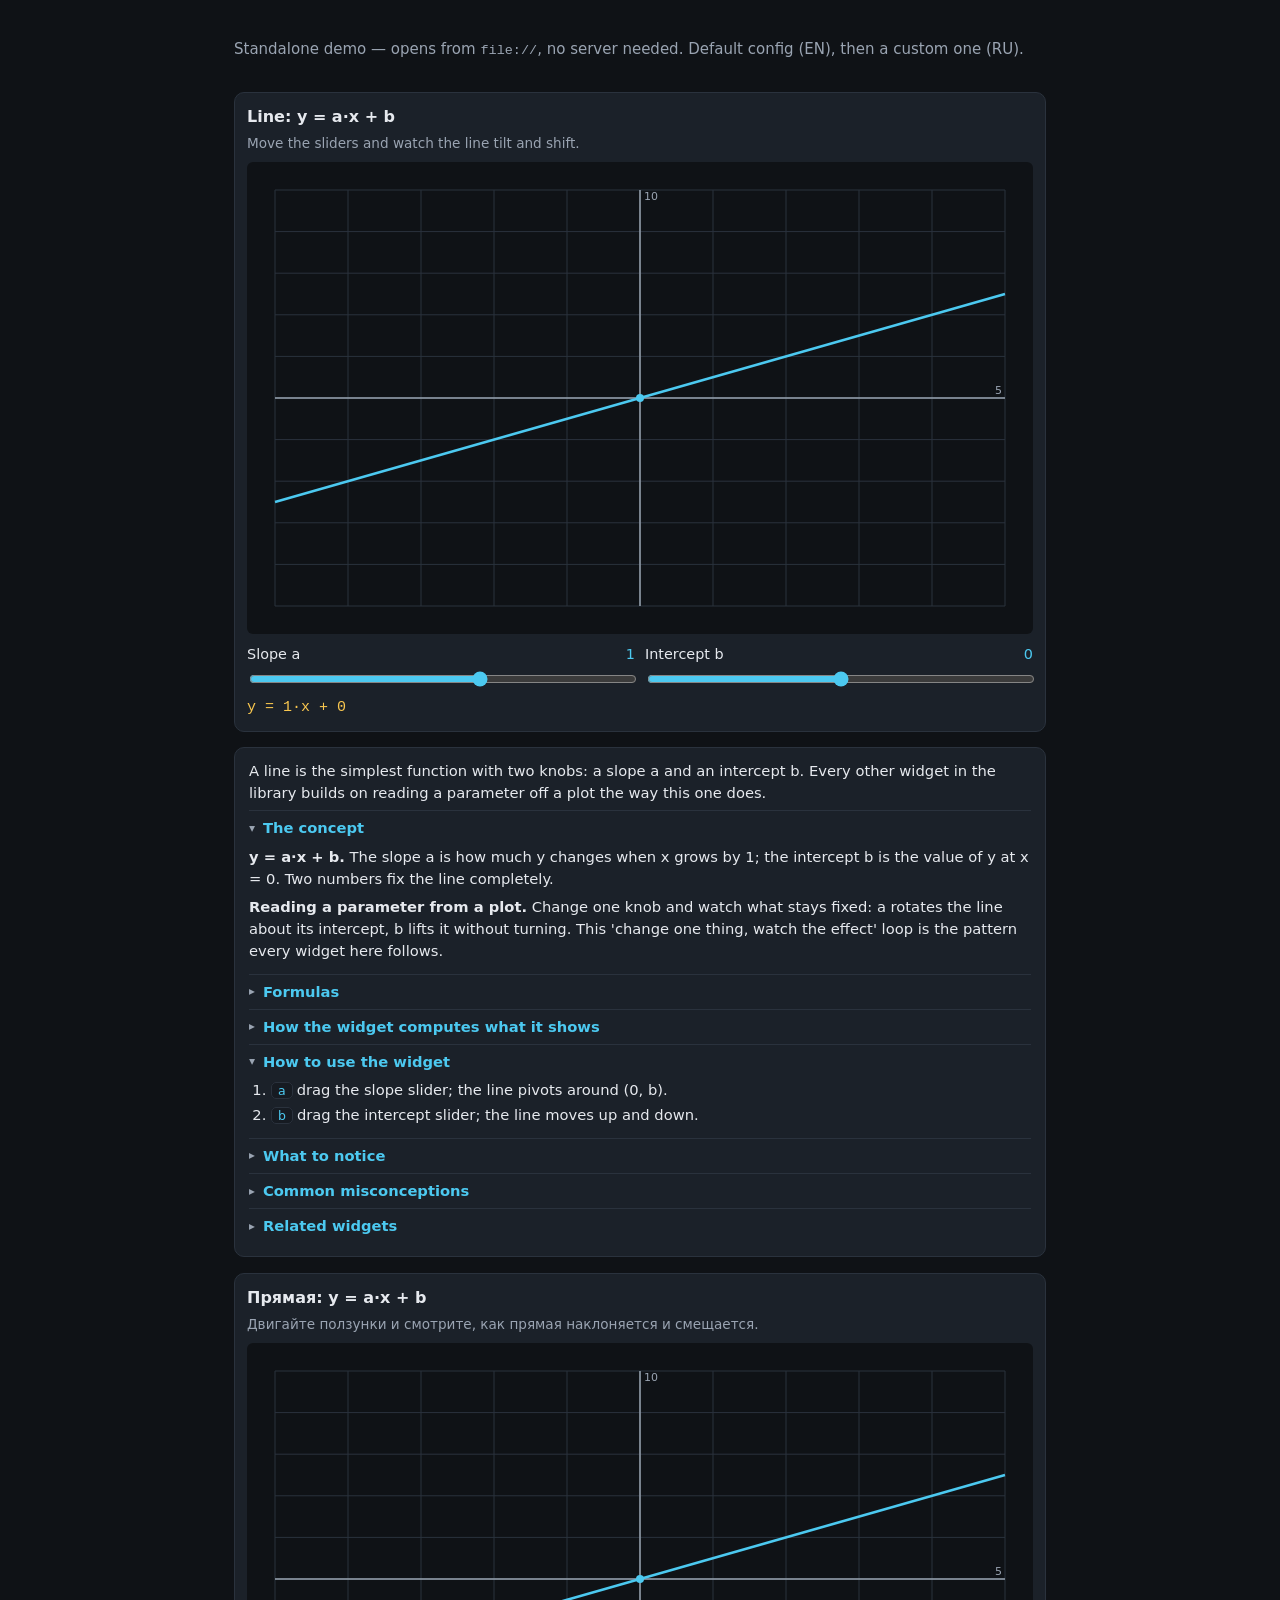
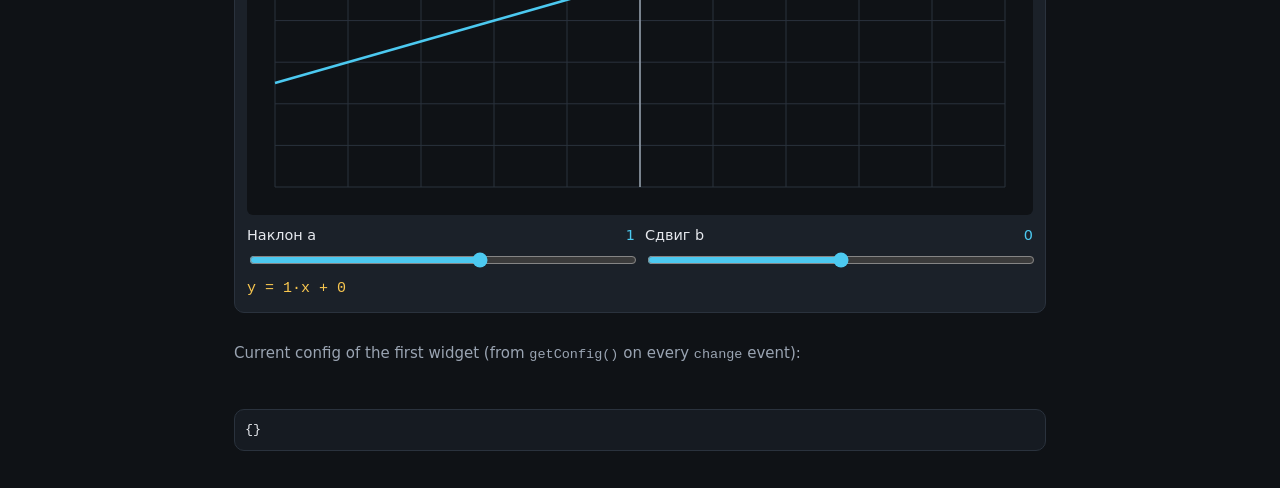
<file: widgets/of-template/index.html>
<!DOCTYPE html>
<html lang="en">
<head>
  <meta charset="utf-8">
  <meta name="viewport" content="width=device-width, initial-scale=1">
  <title>of-template — standalone demo</title>
  <link rel="stylesheet" href="../../styles.css">
  <style> body { padding: 24px; max-width: 860px; margin: auto; } .demo { display: grid; gap: 16px; } </style>
</head>
<body>
  <div class="demo">
    <p class="muted">Standalone demo — opens from <code>file://</code>, no server needed. Default config (EN), then a custom one (RU).</p>
    <of-template lang="en"></of-template>
    <of-explain for="of-template" lang="en"></of-explain>
    <of-template lang="ru" config='{}'></of-template>
    <p class="muted">Current config of the first widget (from <code>getConfig()</code> on every <code>change</code> event):</p>
    <pre id="out">{}</pre>
  </div>
  <script src="../../lib/of-source.js"></script>
  <script src="../../lib/of-explain.js"></script>
  <script src="./component.js"></script>
  <script src="./explain.js"></script>
  <script>
    const first = document.querySelector('of-template');
    first.addEventListener('change', (e) => { document.getElementById('out').textContent = JSON.stringify(e.detail); });
  </script>
</body>
</html>
</file>
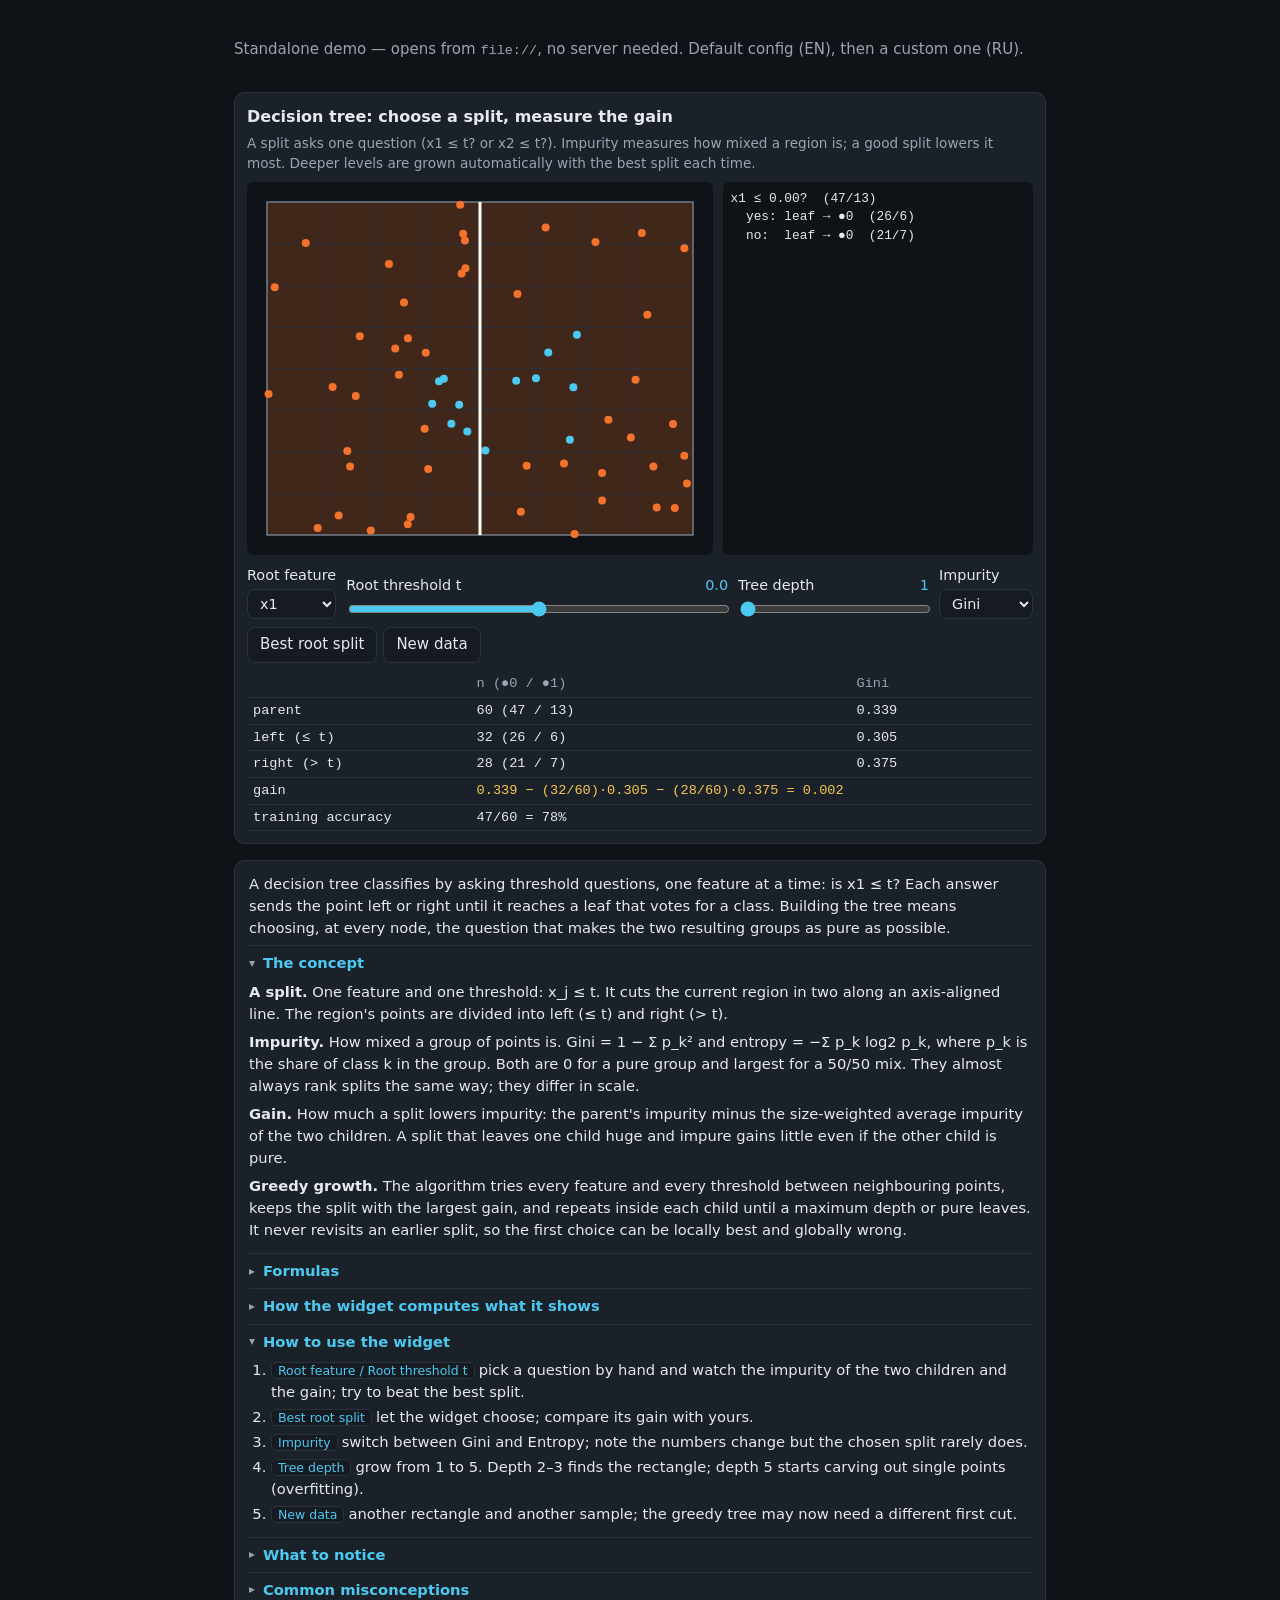
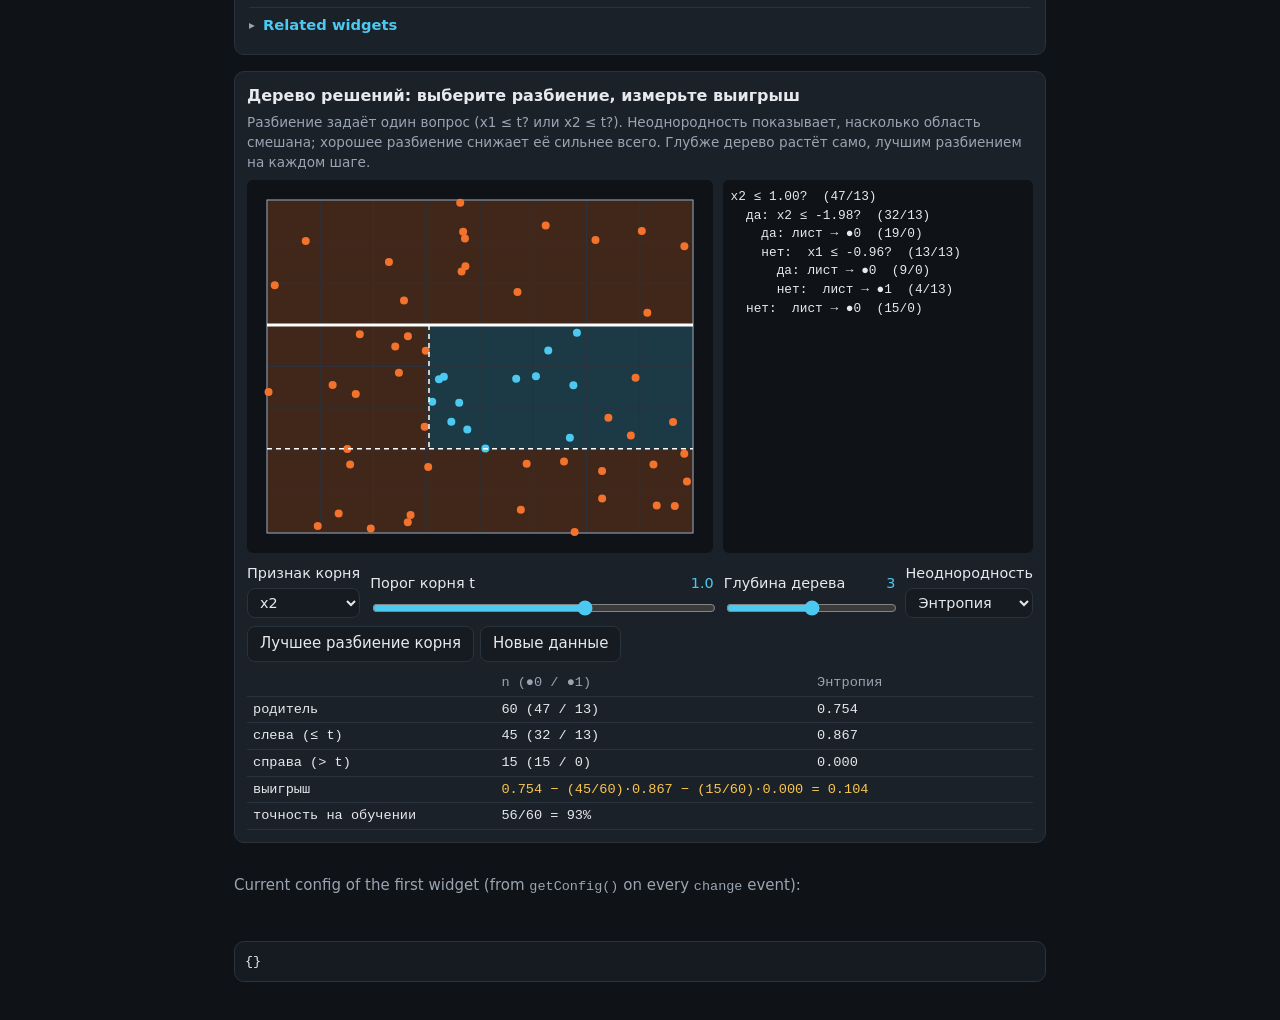
<file: widgets/of-tree-split/index.html>
<!DOCTYPE html>
<html lang="en">
<head>
  <meta charset="utf-8">
  <meta name="viewport" content="width=device-width, initial-scale=1">
  <title>of-tree-split — standalone demo</title>
  <link rel="stylesheet" href="../../styles.css">
  <style> body { padding: 24px; max-width: 860px; margin: auto; } .demo { display: grid; gap: 16px; } </style>
</head>
<body>
  <div class="demo">
    <p class="muted">Standalone demo — opens from <code>file://</code>, no server needed. Default config (EN), then a custom one (RU).</p>
    <of-tree-split lang="en"></of-tree-split>
    <of-explain for="of-tree-split" lang="en"></of-explain>
    <of-tree-split lang="ru" config='{"feature": 1, "threshold": 1, "depth": 3, "criterion": "entropy"}'></of-tree-split>
    <p class="muted">Current config of the first widget (from <code>getConfig()</code> on every <code>change</code> event):</p>
    <pre id="out">{}</pre>
  </div>
  <script src="../../lib/of-source.js"></script>
  <script src="../../lib/of-explain.js"></script>
  <script src="./component.js"></script>
  <script src="./explain.js"></script>
  <script>
    const first = document.querySelector('of-tree-split');
    first.addEventListener('change', (e) => { document.getElementById('out').textContent = JSON.stringify(e.detail); });
  </script>
</body>
</html>
</file>
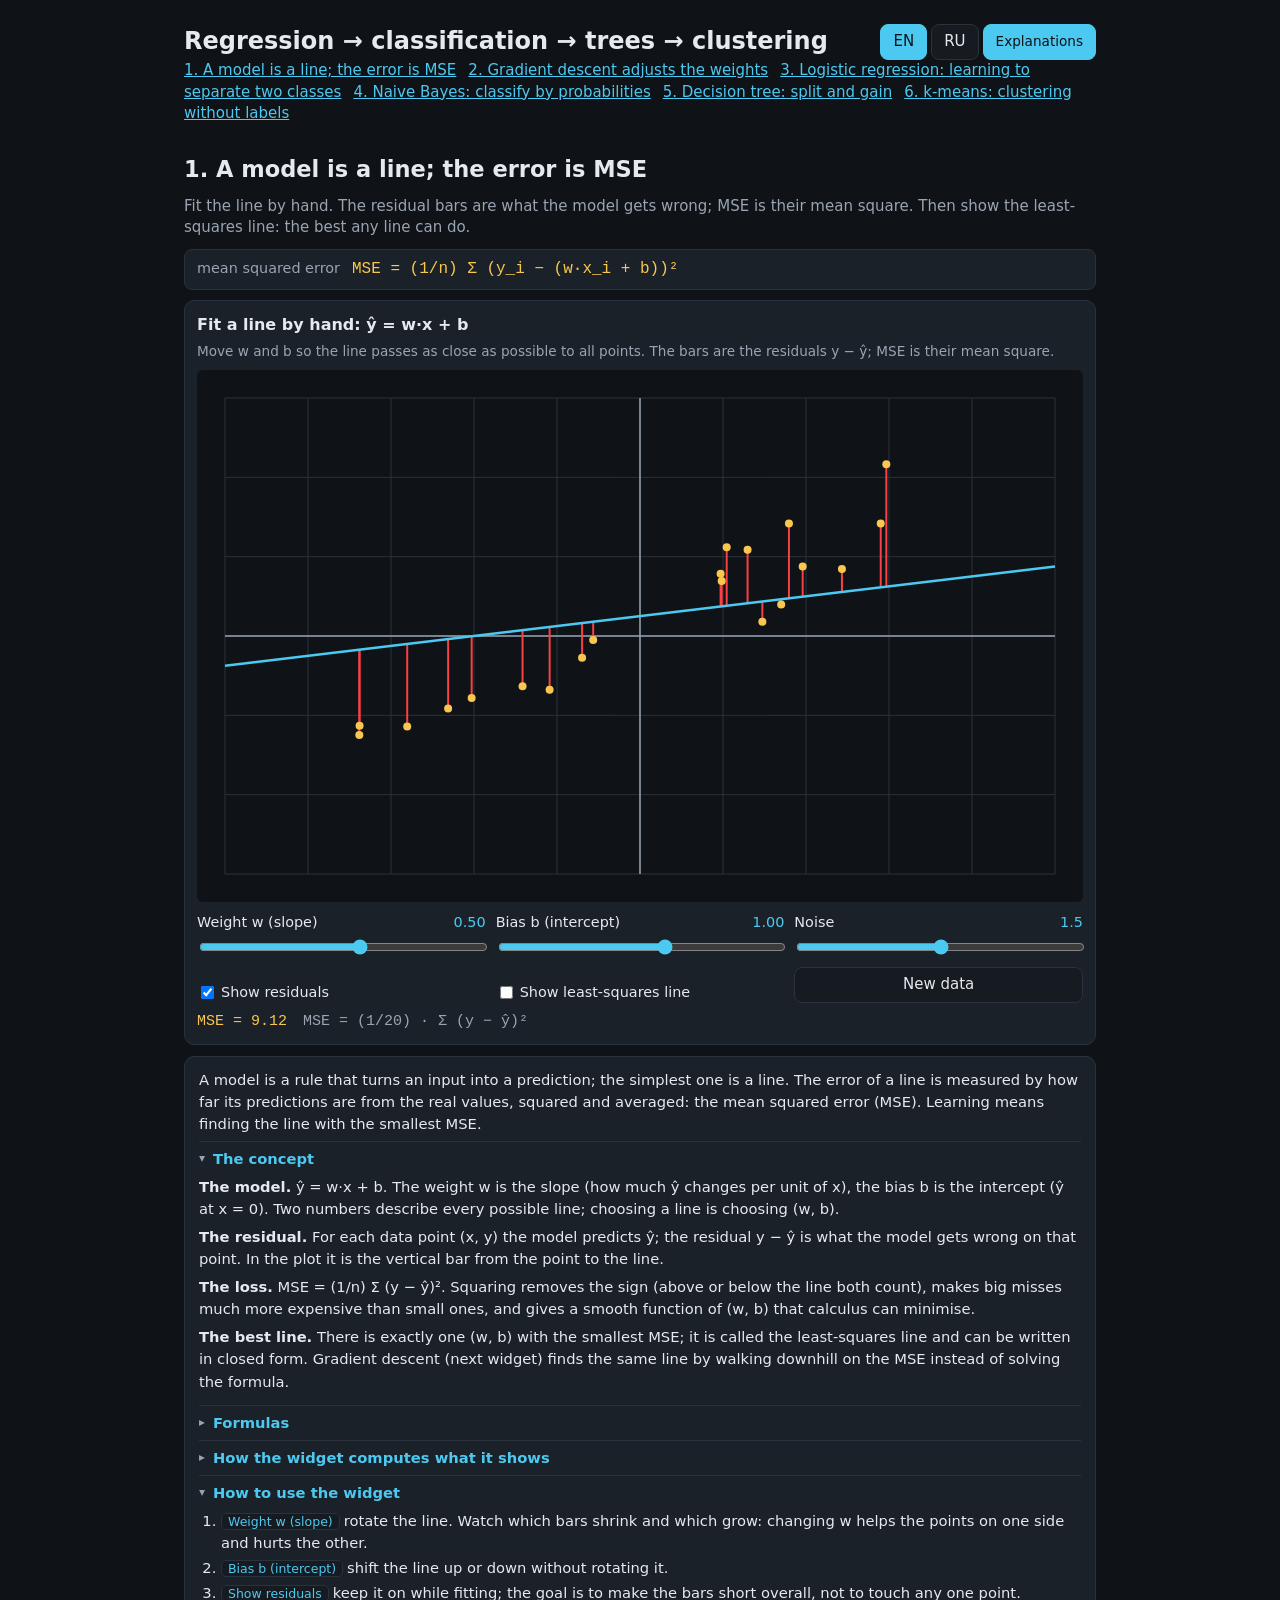
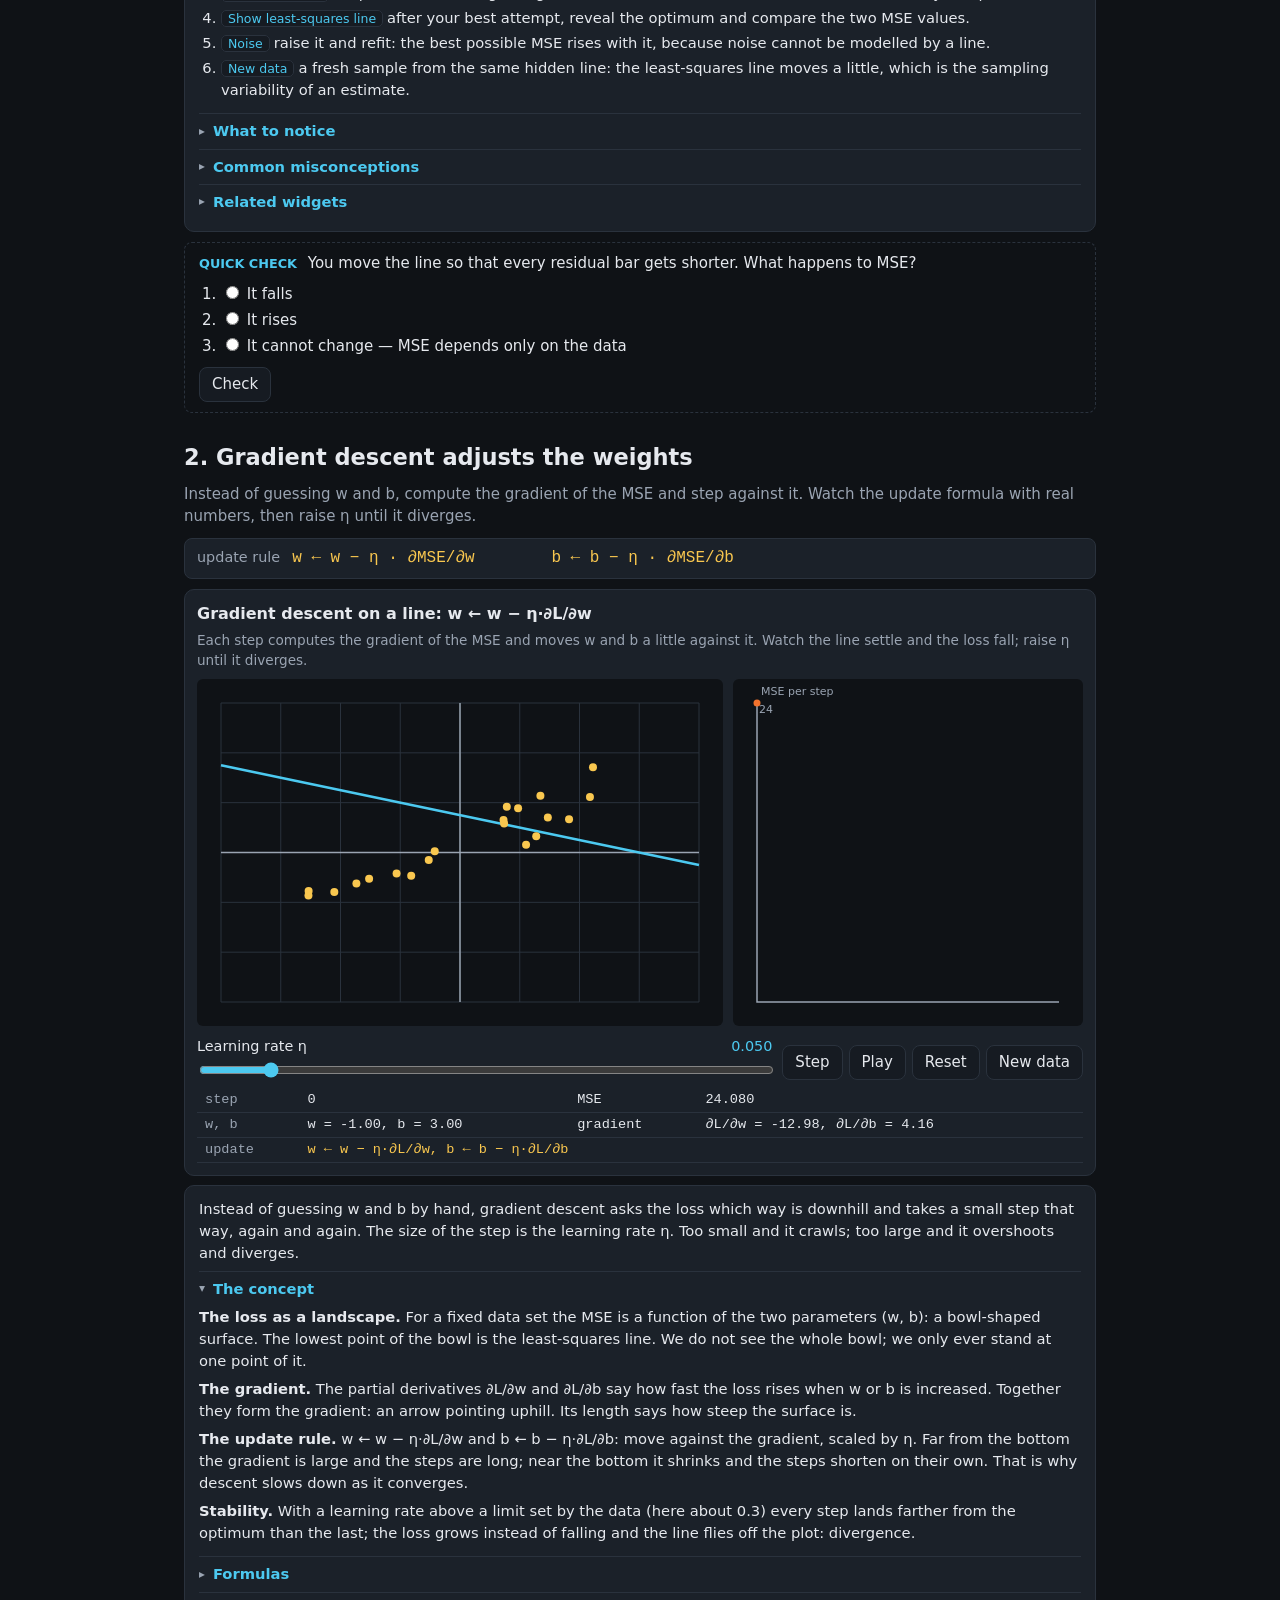
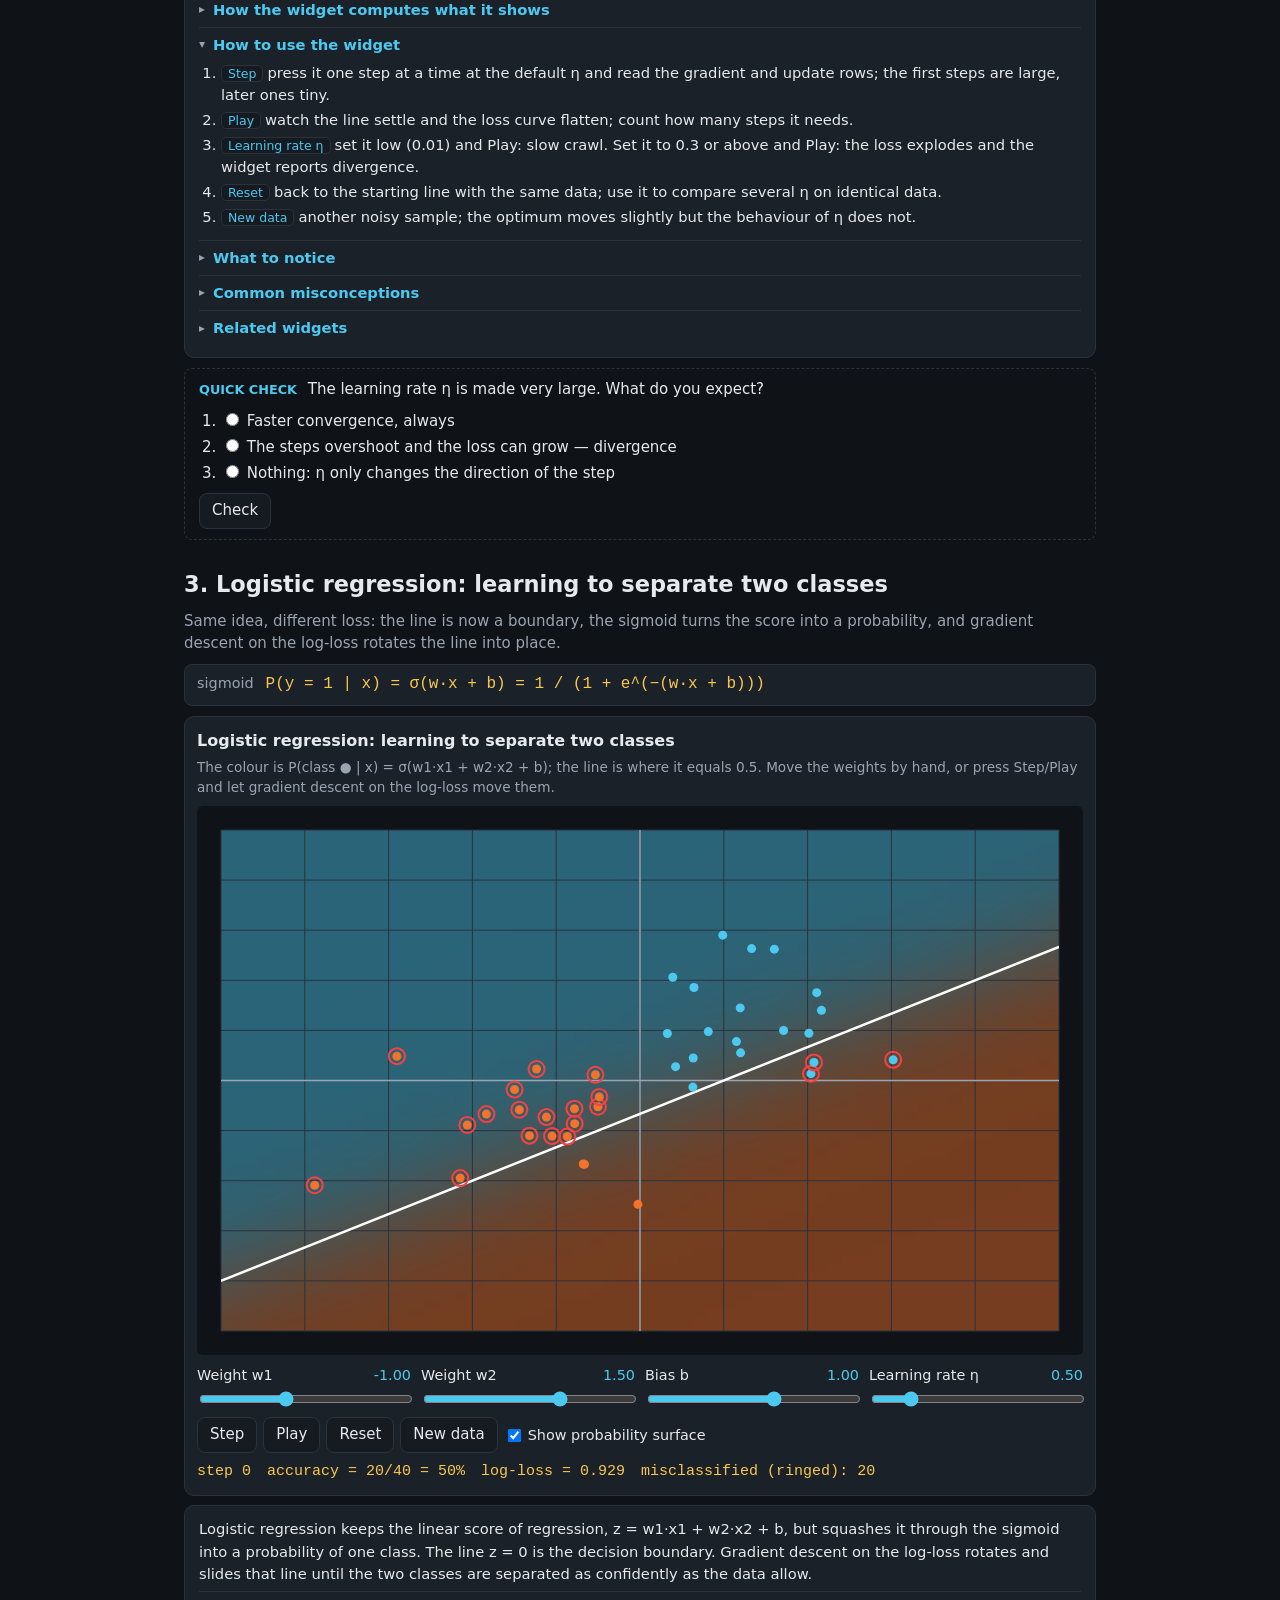
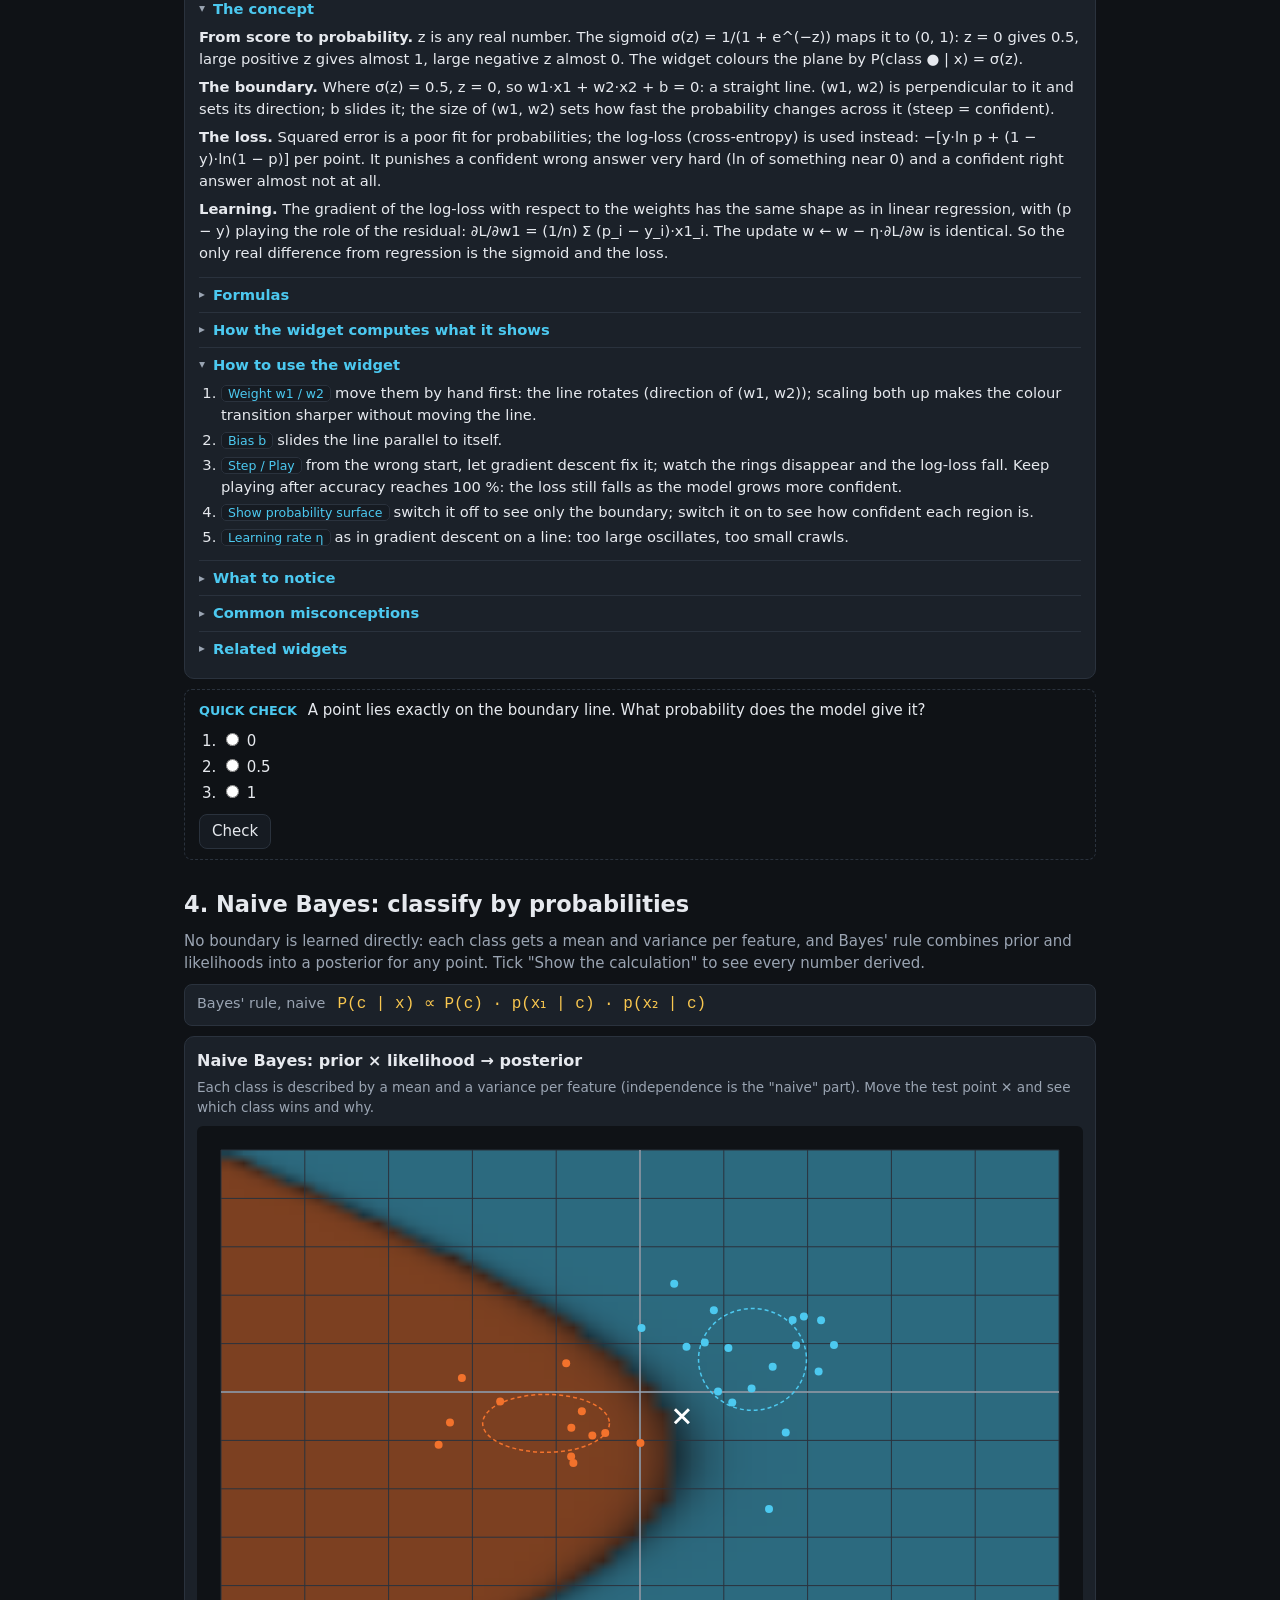
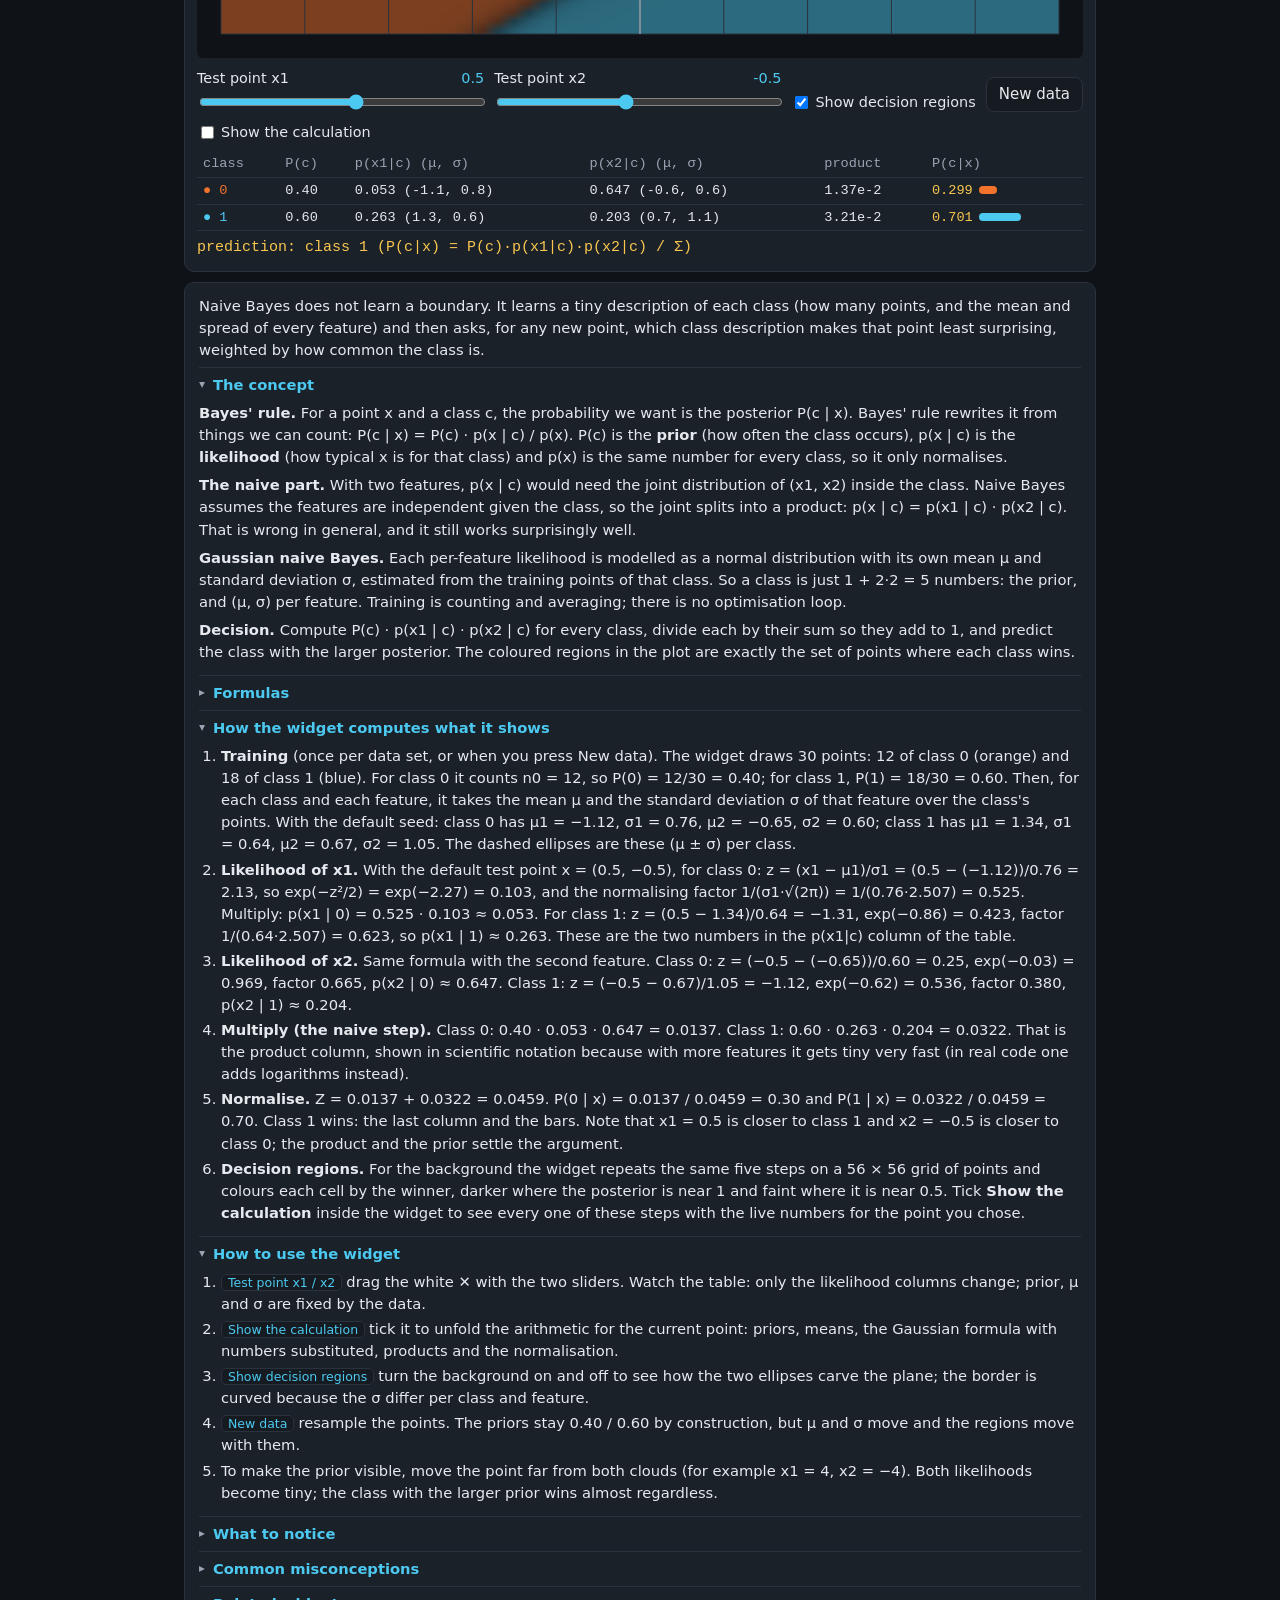
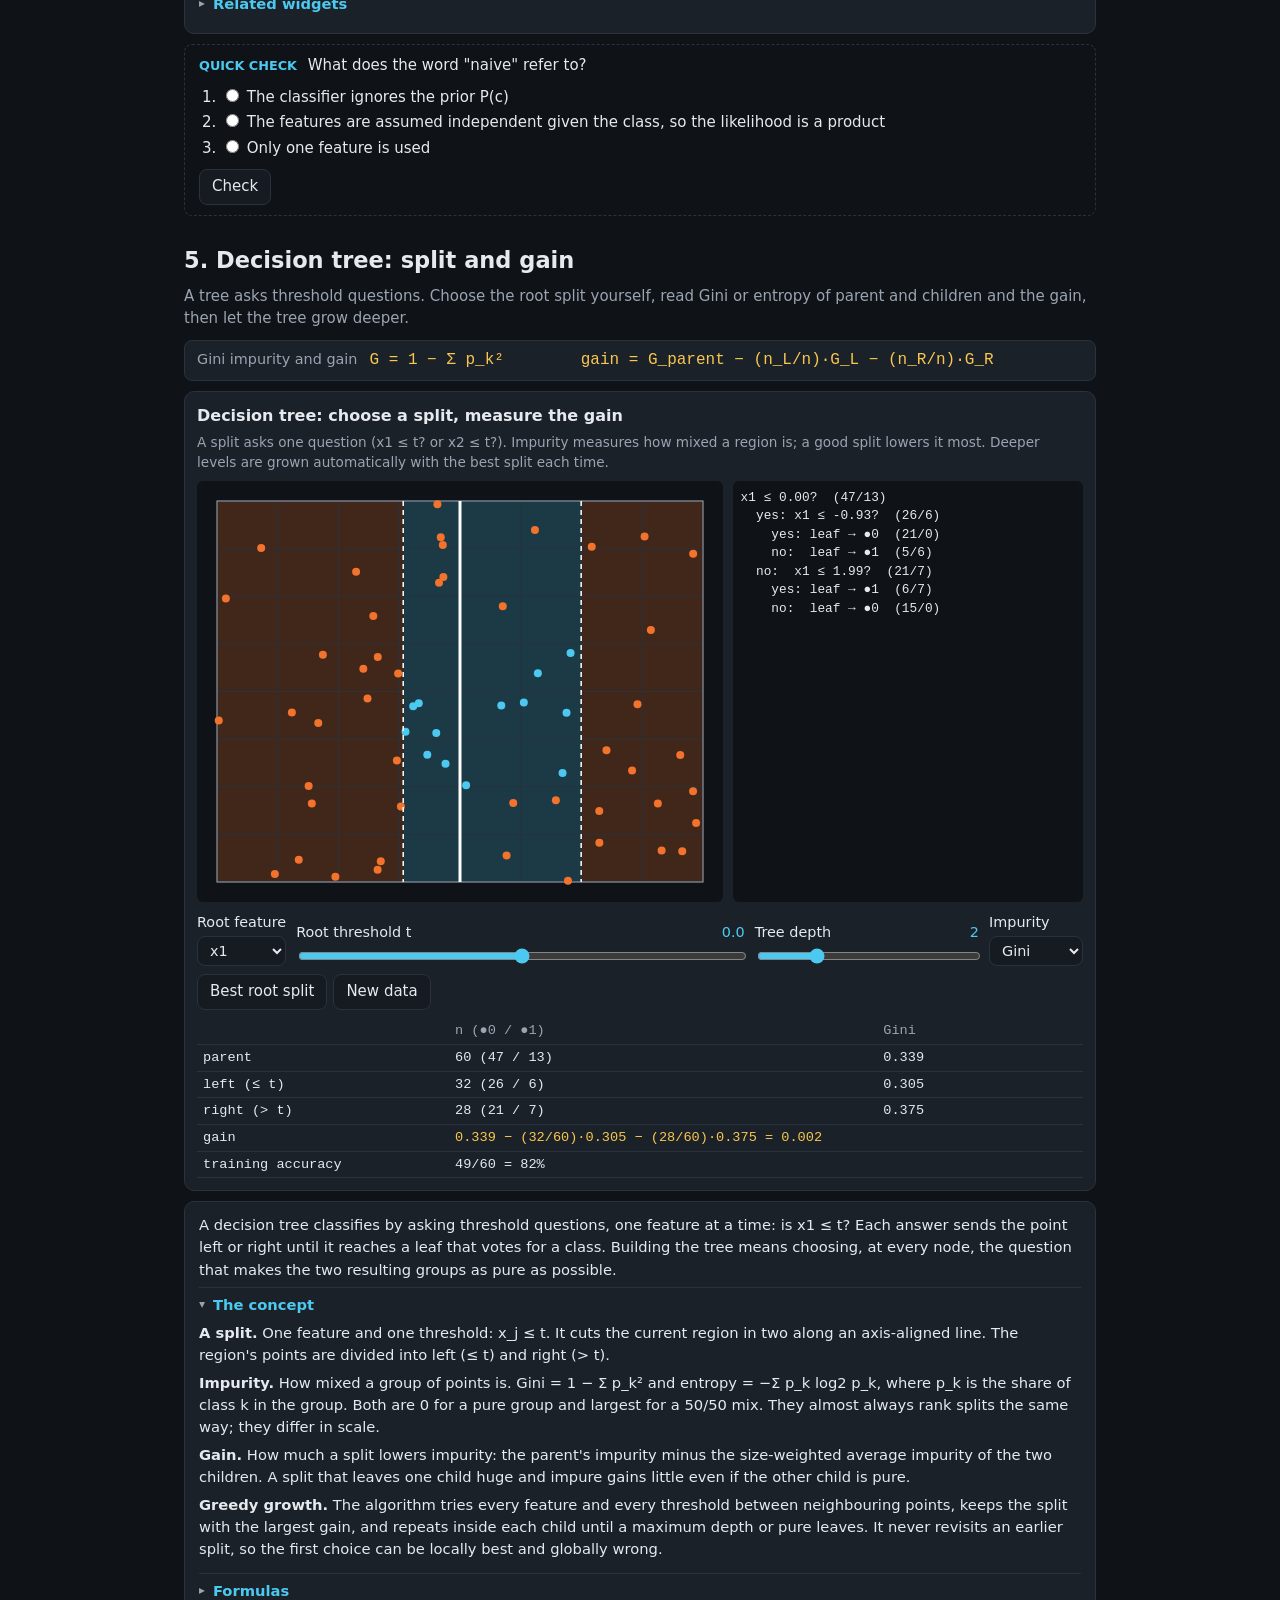
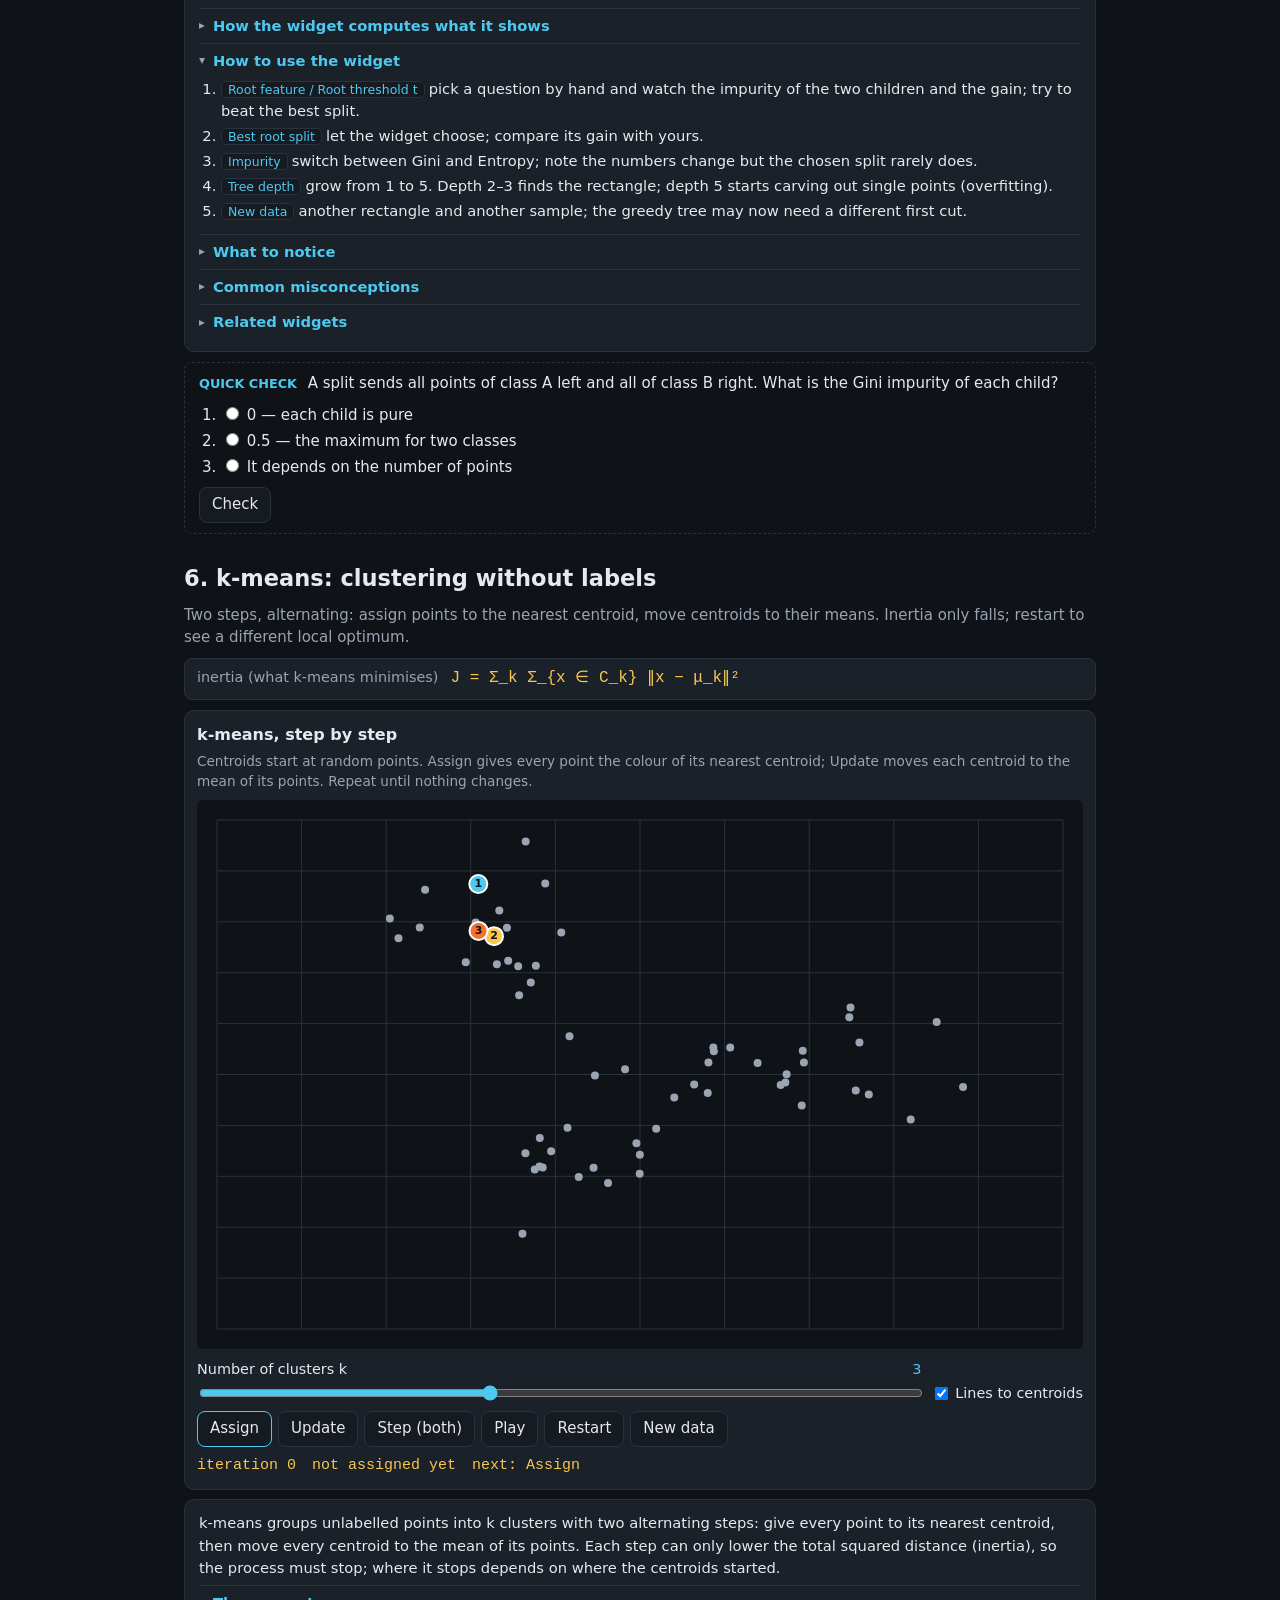
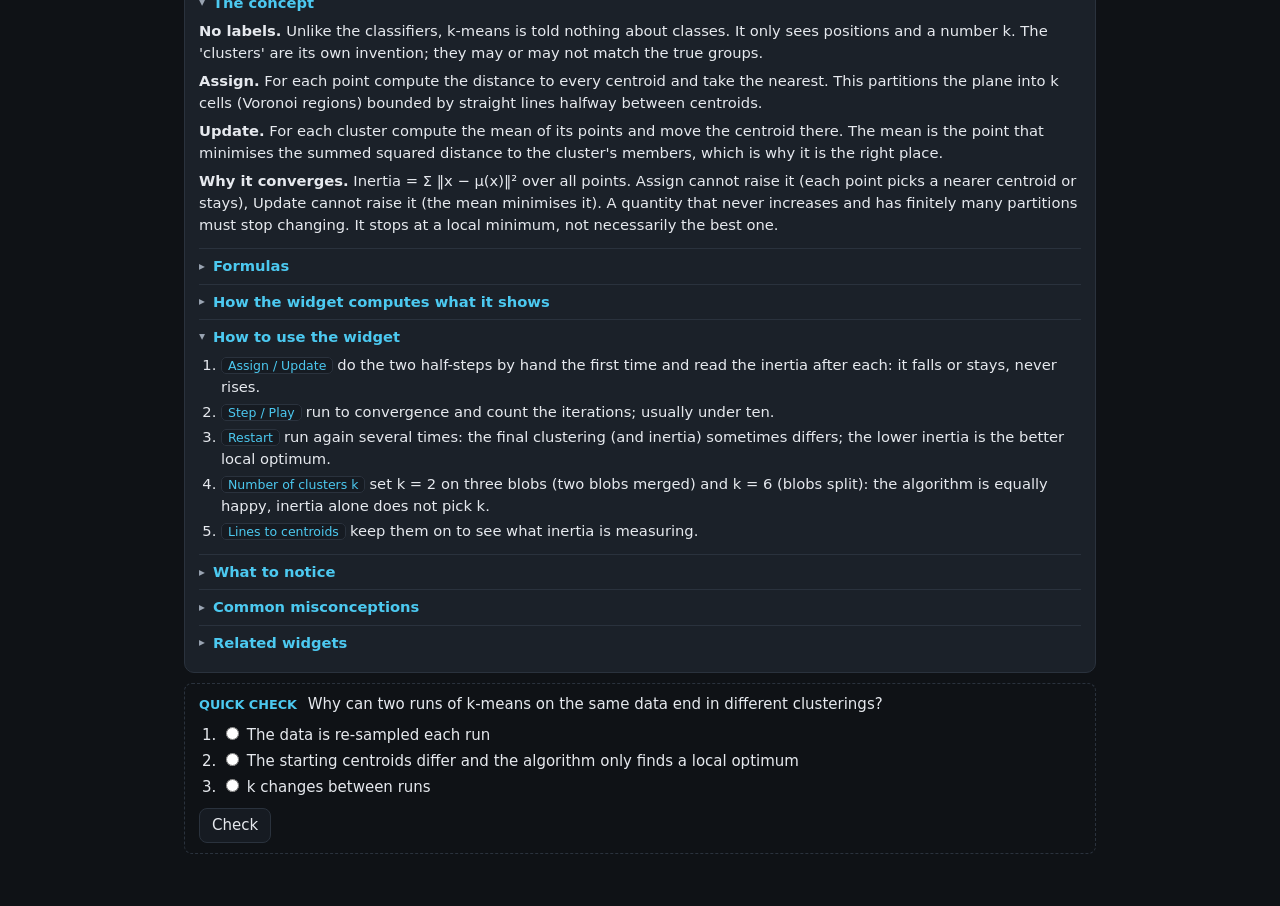
<file: lessons/ml-models-lecture.html>
<!DOCTYPE html>
<!-- GENERATED by tools/render-lesson.js from lessons/ml-models-lecture.json — edit the JSON, then re-render. -->
<html lang="en" data-theme="dark" data-lang="en">
<head>
  <meta charset="utf-8">
  <meta name="viewport" content="width=device-width, initial-scale=1">
  <title>Regression → classification → trees → clustering</title>
  <link rel="stylesheet" href="../styles.css">
  <style>
    body { padding: 24px; max-width: 960px; margin: auto; }
    header { display: flex; justify-content: space-between; align-items: center; gap: 12px; flex-wrap: wrap; }
    header h1 { margin: 0; font-size: 1.5rem; }
    section { margin-block: 28px; display: grid; gap: 10px; }
    h2 { margin: 0; } h3 { margin: 8px 0 0; } p { margin: 0; color: var(--text-muted, #9aa4b2); }
    .lang-switch button[aria-pressed="true"] { background: var(--accent, #4cc9f0); color: #0f1216; border-color: var(--accent, #4cc9f0); }
    nav a { margin-inline-end: 12px; }
    .explain-toggle { font-size: 0.85rem; }
    body.no-explain of-explain { display: none; }
    .equation { display: grid; grid-template-columns: max-content 1fr; gap: 4px 12px; align-items: baseline; padding: 8px 12px; border: 1px solid var(--border, #2a323d); border-radius: 8px; background: var(--bg-card, #1b2129); }
    .equation .label { color: var(--text-muted, #9aa4b2); font-size: 0.9rem; }
    .equation code { background: transparent; color: var(--accent-2, #f9c74f); font-size: 1rem; white-space: pre-wrap; }
    .quiz { border: 1px dashed var(--border, #2a323d); border-radius: 8px; padding: 10px 14px; display: grid; gap: 6px; }
    .quiz .q { color: var(--text, #e6e9ee); } .quiz .tag { color: var(--accent, #4cc9f0); font-size: 0.8rem; font-weight: 600; text-transform: uppercase; margin-inline-end: 6px; }
    .quiz ol { margin: 0; padding-inline-start: 22px; } .quiz li { margin: 3px 0; } .quiz label { cursor: pointer; }
    .quiz button { justify-self: start; } .quiz .feedback { color: var(--text, #e6e9ee); }
    .quiz .feedback.ok .verdict { color: #90be6d; } .quiz .feedback.ko .verdict { color: var(--accent-3, #f3722c); }
    html[data-lang="ar"] body { direction: rtl; }
    @media print { .lang-switch, nav { display: none; } }
  </style>
</head>
<body>
  <header>
    <h1><span class="i18n" lang="en">Regression → classification → trees → clustering</span><span class="i18n" lang="ru" hidden>Регрессия → классификация → деревья → кластеризация</span></h1>
    <div class="lang-switch" role="group" aria-label="Language"><button type="button" data-lang="en" aria-pressed="true">EN</button><button type="button" data-lang="ru" aria-pressed="false">RU</button><button type="button" id="toggle-explain" class="explain-toggle" aria-pressed="true"><span class="i18n" lang="en">Explanations</span><span class="i18n" lang="ru" hidden>Объяснения</span></button></div>
  </header>
  <nav class="muted"><a href="#fit"><span class="i18n" lang="en">1. A model is a line; the error is MSE</span><span class="i18n" lang="ru" hidden>1. Модель — это прямая; ошибка — MSE</span></a><a href="#gd"><span class="i18n" lang="en">2. Gradient descent adjusts the weights</span><span class="i18n" lang="ru" hidden>2. Градиентный спуск подбирает веса</span></a><a href="#logit"><span class="i18n" lang="en">3. Logistic regression: learning to separate two classes</span><span class="i18n" lang="ru" hidden>3. Логистическая регрессия: учимся разделять два класса</span></a><a href="#nb"><span class="i18n" lang="en">4. Naive Bayes: classify by probabilities</span><span class="i18n" lang="ru" hidden>4. Наивный Байес: классификация по вероятностям</span></a><a href="#tree"><span class="i18n" lang="en">5. Decision tree: split and gain</span><span class="i18n" lang="ru" hidden>5. Дерево решений: разбиение и прирост</span></a><a href="#km"><span class="i18n" lang="en">6. k-means: clustering without labels</span><span class="i18n" lang="ru" hidden>6. k-средних: кластеризация без меток</span></a></nav>

  <section id="fit">
    <h2 id="fit"><span class="i18n" lang="en">1. A model is a line; the error is MSE</span><span class="i18n" lang="ru" hidden>1. Модель — это прямая; ошибка — MSE</span></h2>
    <p><span class="i18n" lang="en">Fit the line by hand. The residual bars are what the model gets wrong; MSE is their mean square. Then show the least-squares line: the best any line can do.</span><span class="i18n" lang="ru" hidden>Подберите прямую вручную. Столбики остатков — это то, в чём модель ошибается; MSE — их средний квадрат. Затем покажите МНК-прямую: лучшее, на что способна любая прямая.</span></p>
    <div class="equation"><span class="label"><span class="i18n" lang="en">mean squared error</span><span class="i18n" lang="ru" hidden>среднеквадратичная ошибка</span></span><code>MSE = (1/n) Σ (y_i − (w·x_i + b))²</code></div>
    <of-linear-fit lang="en"></of-linear-fit>
    <of-explain for="of-linear-fit" lang="en"></of-explain>
    <div class="quiz" data-answer="0"><p class="q"><span class="tag"><span class="i18n" lang="en">Quick check</span><span class="i18n" lang="ru" hidden>Проверьте себя</span></span> <span class="i18n" lang="en">You move the line so that every residual bar gets shorter. What happens to MSE?</span><span class="i18n" lang="ru" hidden>Вы сдвигаете прямую так, что каждый столбик остатка становится короче. Что происходит с MSE?</span></p><ol class="i18n" lang="en"><li><label><input type="radio" name="q1" value="0"> It falls</label></li><li><label><input type="radio" name="q1" value="1"> It rises</label></li><li><label><input type="radio" name="q1" value="2"> It cannot change — MSE depends only on the data</label></li></ol><ol class="i18n" lang="ru" hidden><li><label><input type="radio" name="q1" value="0"> Уменьшается</label></li><li><label><input type="radio" name="q1" value="1"> Увеличивается</label></li><li><label><input type="radio" name="q1" value="2"> Не меняется — MSE зависит только от данных</label></li></ol><button type="button" class="check"><span class="i18n" lang="en">Check</span><span class="i18n" lang="ru" hidden>Проверить</span></button><p class="feedback" hidden><span class="verdict"></span> <span class="i18n" lang="en">MSE is the mean of the squared residuals, so shorter bars everywhere means a smaller MSE. The least-squares line is where it cannot fall any further.</span><span class="i18n" lang="ru" hidden>MSE — среднее квадратов остатков, поэтому короче столбики — меньше MSE. МНК-прямая — там, где она уже не может уменьшиться.</span></p></div>
  </section>

  <section id="gd">
    <h2 id="gd"><span class="i18n" lang="en">2. Gradient descent adjusts the weights</span><span class="i18n" lang="ru" hidden>2. Градиентный спуск подбирает веса</span></h2>
    <p><span class="i18n" lang="en">Instead of guessing w and b, compute the gradient of the MSE and step against it. Watch the update formula with real numbers, then raise η until it diverges.</span><span class="i18n" lang="ru" hidden>Вместо того чтобы угадывать w и b, вычислите градиент MSE и сделайте шаг против него. Проследите формулу обновления с реальными числами, затем увеличивайте η, пока спуск не разойдётся.</span></p>
    <div class="equation"><span class="label"><span class="i18n" lang="en">update rule</span><span class="i18n" lang="ru" hidden>правило обновления</span></span><code>w ← w − η · ∂MSE/∂w        b ← b − η · ∂MSE/∂b</code></div>
    <of-gd-linear-regression lang="en"></of-gd-linear-regression>
    <of-explain for="of-gd-linear-regression" lang="en"></of-explain>
    <div class="quiz" data-answer="1"><p class="q"><span class="tag"><span class="i18n" lang="en">Quick check</span><span class="i18n" lang="ru" hidden>Проверьте себя</span></span> <span class="i18n" lang="en">The learning rate η is made very large. What do you expect?</span><span class="i18n" lang="ru" hidden>Скорость обучения η сделали очень большой. Чего ожидать?</span></p><ol class="i18n" lang="en"><li><label><input type="radio" name="q2" value="0"> Faster convergence, always</label></li><li><label><input type="radio" name="q2" value="1"> The steps overshoot and the loss can grow — divergence</label></li><li><label><input type="radio" name="q2" value="2"> Nothing: η only changes the direction of the step</label></li></ol><ol class="i18n" lang="ru" hidden><li><label><input type="radio" name="q2" value="0"> Всегда более быстрая сходимость</label></li><li><label><input type="radio" name="q2" value="1"> Шаги перелетают минимум, и потеря может расти — расходимость</label></li><li><label><input type="radio" name="q2" value="2"> Ничего: η меняет только направление шага</label></li></ol><button type="button" class="check"><span class="i18n" lang="en">Check</span><span class="i18n" lang="ru" hidden>Проверить</span></button><p class="feedback" hidden><span class="verdict"></span> <span class="i18n" lang="en">η scales the step, not its direction. Past a threshold each step jumps over the minimum to a point with a larger loss, and the next step jumps even further.</span><span class="i18n" lang="ru" hidden>η масштабирует шаг, а не его направление. После порога каждый шаг перепрыгивает минимум в точку с большей потерей, а следующий — ещё дальше.</span></p></div>
  </section>

  <section id="logit">
    <h2 id="logit"><span class="i18n" lang="en">3. Logistic regression: learning to separate two classes</span><span class="i18n" lang="ru" hidden>3. Логистическая регрессия: учимся разделять два класса</span></h2>
    <p><span class="i18n" lang="en">Same idea, different loss: the line is now a boundary, the sigmoid turns the score into a probability, and gradient descent on the log-loss rotates the line into place.</span><span class="i18n" lang="ru" hidden>Та же идея, другая функция потерь: прямая теперь — граница, сигмоида превращает оценку в вероятность, а градиентный спуск по log-loss поворачивает прямую на место.</span></p>
    <div class="equation"><span class="label"><span class="i18n" lang="en">sigmoid</span><span class="i18n" lang="ru" hidden>сигмоида</span></span><code>P(y = 1 | x) = σ(w·x + b) = 1 / (1 + e^(−(w·x + b)))</code></div>
    <of-logistic-regression lang="en"></of-logistic-regression>
    <of-explain for="of-logistic-regression" lang="en"></of-explain>
    <div class="quiz" data-answer="1"><p class="q"><span class="tag"><span class="i18n" lang="en">Quick check</span><span class="i18n" lang="ru" hidden>Проверьте себя</span></span> <span class="i18n" lang="en">A point lies exactly on the boundary line. What probability does the model give it?</span><span class="i18n" lang="ru" hidden>Точка лежит ровно на границе. Какую вероятность даёт ей модель?</span></p><ol class="i18n" lang="en"><li><label><input type="radio" name="q3" value="0"> 0</label></li><li><label><input type="radio" name="q3" value="1"> 0.5</label></li><li><label><input type="radio" name="q3" value="2"> 1</label></li></ol><ol class="i18n" lang="ru" hidden><li><label><input type="radio" name="q3" value="0"> 0</label></li><li><label><input type="radio" name="q3" value="1"> 0,5</label></li><li><label><input type="radio" name="q3" value="2"> 1</label></li></ol><button type="button" class="check"><span class="i18n" lang="en">Check</span><span class="i18n" lang="ru" hidden>Проверить</span></button><p class="feedback" hidden><span class="verdict"></span> <span class="i18n" lang="en">On the boundary the score w·x + b is 0, and σ(0) = 0.5: the model is exactly undecided there.</span><span class="i18n" lang="ru" hidden>На границе оценка w·x + b равна 0, а σ(0) = 0,5: модель там ровно не определилась.</span></p></div>
  </section>

  <section id="nb">
    <h2 id="nb"><span class="i18n" lang="en">4. Naive Bayes: classify by probabilities</span><span class="i18n" lang="ru" hidden>4. Наивный Байес: классификация по вероятностям</span></h2>
    <p><span class="i18n" lang="en">No boundary is learned directly: each class gets a mean and variance per feature, and Bayes&#39; rule combines prior and likelihoods into a posterior for any point. Tick &quot;Show the calculation&quot; to see every number derived.</span><span class="i18n" lang="ru" hidden>Граница не подбирается напрямую: каждый класс получает среднее и дисперсию по каждому признаку, а правило Байеса соединяет априорную вероятность и правдоподобия в апостериорную для любой точки. Включите «Show the calculation», чтобы увидеть вывод каждого числа.</span></p>
    <div class="equation"><span class="label"><span class="i18n" lang="en">Bayes&#39; rule, naive</span><span class="i18n" lang="ru" hidden>правило Байеса, наивное</span></span><code>P(c | x) ∝ P(c) · p(x₁ | c) · p(x₂ | c)</code></div>
    <of-naive-bayes lang="en"></of-naive-bayes>
    <of-explain for="of-naive-bayes" lang="en" open="concept,computation,how"></of-explain>
    <div class="quiz" data-answer="1"><p class="q"><span class="tag"><span class="i18n" lang="en">Quick check</span><span class="i18n" lang="ru" hidden>Проверьте себя</span></span> <span class="i18n" lang="en">What does the word &quot;naive&quot; refer to?</span><span class="i18n" lang="ru" hidden>К чему относится слово «наивный»?</span></p><ol class="i18n" lang="en"><li><label><input type="radio" name="q4" value="0"> The classifier ignores the prior P(c)</label></li><li><label><input type="radio" name="q4" value="1"> The features are assumed independent given the class, so the likelihood is a product</label></li><li><label><input type="radio" name="q4" value="2"> Only one feature is used</label></li></ol><ol class="i18n" lang="ru" hidden><li><label><input type="radio" name="q4" value="0"> Классификатор игнорирует априорную вероятность P(c)</label></li><li><label><input type="radio" name="q4" value="1"> Признаки считаются независимыми при заданном классе, поэтому правдоподобие — произведение</label></li><li><label><input type="radio" name="q4" value="2"> Используется только один признак</label></li></ol><button type="button" class="check"><span class="i18n" lang="en">Check</span><span class="i18n" lang="ru" hidden>Проверить</span></button><p class="feedback" hidden><span class="verdict"></span> <span class="i18n" lang="en">The independence assumption is what lets p(x | c) split into p(x₁ | c) · p(x₂ | c). It is rarely true and still works well.</span><span class="i18n" lang="ru" hidden>Предположение о независимости и позволяет разложить p(x | c) в p(x₁ | c) · p(x₂ | c). Оно редко верно — и всё же работает.</span></p></div>
  </section>

  <section id="tree">
    <h2 id="tree"><span class="i18n" lang="en">5. Decision tree: split and gain</span><span class="i18n" lang="ru" hidden>5. Дерево решений: разбиение и прирост</span></h2>
    <p><span class="i18n" lang="en">A tree asks threshold questions. Choose the root split yourself, read Gini or entropy of parent and children and the gain, then let the tree grow deeper.</span><span class="i18n" lang="ru" hidden>Дерево задаёт пороговые вопросы. Выберите корневое разбиение сами, прочитайте Джини или энтропию родителя и потомков и прирост, затем дайте дереву вырасти глубже.</span></p>
    <div class="equation"><span class="label"><span class="i18n" lang="en">Gini impurity and gain</span><span class="i18n" lang="ru" hidden>неоднородность Джини и прирост</span></span><code>G = 1 − Σ p_k²        gain = G_parent − (n_L/n)·G_L − (n_R/n)·G_R</code></div>
    <of-tree-split lang="en" config="{&quot;depth&quot;:2}"></of-tree-split>
    <of-explain for="of-tree-split" lang="en"></of-explain>
    <div class="quiz" data-answer="0"><p class="q"><span class="tag"><span class="i18n" lang="en">Quick check</span><span class="i18n" lang="ru" hidden>Проверьте себя</span></span> <span class="i18n" lang="en">A split sends all points of class A left and all of class B right. What is the Gini impurity of each child?</span><span class="i18n" lang="ru" hidden>Разбиение отправляет все точки класса A влево, а класса B — вправо. Какова неоднородность Джини каждого потомка?</span></p><ol class="i18n" lang="en"><li><label><input type="radio" name="q5" value="0"> 0 — each child is pure</label></li><li><label><input type="radio" name="q5" value="1"> 0.5 — the maximum for two classes</label></li><li><label><input type="radio" name="q5" value="2"> It depends on the number of points</label></li></ol><ol class="i18n" lang="ru" hidden><li><label><input type="radio" name="q5" value="0"> 0 — каждый потомок чист</label></li><li><label><input type="radio" name="q5" value="1"> 0,5 — максимум для двух классов</label></li><li><label><input type="radio" name="q5" value="2"> Зависит от числа точек</label></li></ol><button type="button" class="check"><span class="i18n" lang="en">Check</span><span class="i18n" lang="ru" hidden>Проверить</span></button><p class="feedback" hidden><span class="verdict"></span> <span class="i18n" lang="en">A pure node has p = 1 for one class, so G = 1 − 1² = 0. That split has the largest possible gain.</span><span class="i18n" lang="ru" hidden>В чистом узле p = 1 для одного класса, поэтому G = 1 − 1² = 0. У такого разбиения максимальный прирост.</span></p></div>
  </section>

  <section id="km">
    <h2 id="km"><span class="i18n" lang="en">6. k-means: clustering without labels</span><span class="i18n" lang="ru" hidden>6. k-средних: кластеризация без меток</span></h2>
    <p><span class="i18n" lang="en">Two steps, alternating: assign points to the nearest centroid, move centroids to their means. Inertia only falls; restart to see a different local optimum.</span><span class="i18n" lang="ru" hidden>Два шага по очереди: отнести точки к ближайшему центроиду, сдвинуть центроиды в средние. Инерция только падает; перезапустите, чтобы увидеть другой локальный оптимум.</span></p>
    <div class="equation"><span class="label"><span class="i18n" lang="en">inertia (what k-means minimises)</span><span class="i18n" lang="ru" hidden>инерция (что минимизирует k-средних)</span></span><code>J = Σ_k Σ_{x ∈ C_k} ‖x − μ_k‖²</code></div>
    <of-kmeans-steps lang="en"></of-kmeans-steps>
    <of-explain for="of-kmeans-steps" lang="en"></of-explain>
    <div class="quiz" data-answer="1"><p class="q"><span class="tag"><span class="i18n" lang="en">Quick check</span><span class="i18n" lang="ru" hidden>Проверьте себя</span></span> <span class="i18n" lang="en">Why can two runs of k-means on the same data end in different clusterings?</span><span class="i18n" lang="ru" hidden>Почему два запуска k-средних на одних данных могут закончиться разными кластеризациями?</span></p><ol class="i18n" lang="en"><li><label><input type="radio" name="q6" value="0"> The data is re-sampled each run</label></li><li><label><input type="radio" name="q6" value="1"> The starting centroids differ and the algorithm only finds a local optimum</label></li><li><label><input type="radio" name="q6" value="2"> k changes between runs</label></li></ol><ol class="i18n" lang="ru" hidden><li><label><input type="radio" name="q6" value="0"> Данные пересэмплируются при каждом запуске</label></li><li><label><input type="radio" name="q6" value="1"> Стартовые центроиды различаются, а алгоритм находит лишь локальный оптимум</label></li><li><label><input type="radio" name="q6" value="2"> k меняется между запусками</label></li></ol><button type="button" class="check"><span class="i18n" lang="en">Check</span><span class="i18n" lang="ru" hidden>Проверить</span></button><p class="feedback" hidden><span class="verdict"></span> <span class="i18n" lang="en">Each run decreases inertia monotonically from its own start, so it stops at the nearest local optimum — which depends on where the centroids began.</span><span class="i18n" lang="ru" hidden>Каждый запуск монотонно уменьшает инерцию от своего старта и останавливается в ближайшем локальном оптимуме — а он зависит от начальных центроидов.</span></p></div>
  </section>

  <script src="../lib/of-source.js"></script>
  <script src="../lib/of-explain.js"></script>
  <script src="../widgets/of-linear-fit/component.js"></script>
  <script src="../widgets/of-linear-fit/explain.js"></script>
  <script src="../widgets/of-gd-linear-regression/component.js"></script>
  <script src="../widgets/of-gd-linear-regression/explain.js"></script>
  <script src="../widgets/of-logistic-regression/component.js"></script>
  <script src="../widgets/of-logistic-regression/explain.js"></script>
  <script src="../widgets/of-naive-bayes/component.js"></script>
  <script src="../widgets/of-naive-bayes/explain.js"></script>
  <script src="../widgets/of-tree-split/component.js"></script>
  <script src="../widgets/of-tree-split/explain.js"></script>
  <script src="../widgets/of-kmeans-steps/component.js"></script>
  <script src="../widgets/of-kmeans-steps/explain.js"></script>
  <script>
    (() => {
      const root = document.documentElement;
      const setLang = (lang) => {
        root.dataset.lang = lang; root.lang = lang;
        document.querySelectorAll('.i18n').forEach((el) => { el.hidden = el.getAttribute('lang') !== lang; });
        document.querySelectorAll('[lang]').forEach((el) => { if (el.tagName.startsWith('OF-')) el.setAttribute('lang', lang); });
        document.querySelectorAll('.lang-switch button[data-lang]').forEach((b) => b.setAttribute('aria-pressed', String(b.dataset.lang === lang)));
        try { localStorage.setItem('iw-lesson-lang', lang); } catch (e) { /* file:// may refuse storage */ }
      };
      document.querySelectorAll('.lang-switch button[data-lang]').forEach((b) => b.addEventListener('click', () => setLang(b.dataset.lang)));
      let saved = null; try { saved = localStorage.getItem('iw-lesson-lang'); } catch (e) { /* ignore */ }
      if (saved && saved !== root.dataset.lang && document.querySelector('.lang-switch button[data-lang="' + saved + '"]')) setLang(saved);
      const tg = document.getElementById('toggle-explain');
      tg.addEventListener('click', () => { const on = tg.getAttribute('aria-pressed') !== 'true'; tg.setAttribute('aria-pressed', String(on)); document.body.classList.toggle('no-explain', !on); });
      const UI = {"en":{"explanations":"Explanations","check":"Check","correct":"Correct.","wrong":"Not quite.","quiz":"Quick check","contents":"Contents"},"ru":{"explanations":"Объяснения","check":"Проверить","correct":"Верно.","wrong":"Не совсем.","quiz":"Проверьте себя","contents":"Содержание"}};
      document.querySelectorAll('.quiz').forEach((qz) => {
        qz.querySelector('.check').addEventListener('click', () => {
          const picked = qz.querySelector('input[type=radio]:checked');
          if (!picked) return;
          const ok = Number(picked.value) === Number(qz.dataset.answer);
          const fb = qz.querySelector('.feedback');
          fb.hidden = false; fb.classList.toggle('ok', ok); fb.classList.toggle('ko', !ok);
          fb.querySelector('.verdict').textContent = (UI[root.dataset.lang] || UI.en)[ok ? 'correct' : 'wrong'];
        });
      });
    })();
  </script>
</body>
</html>
</file>
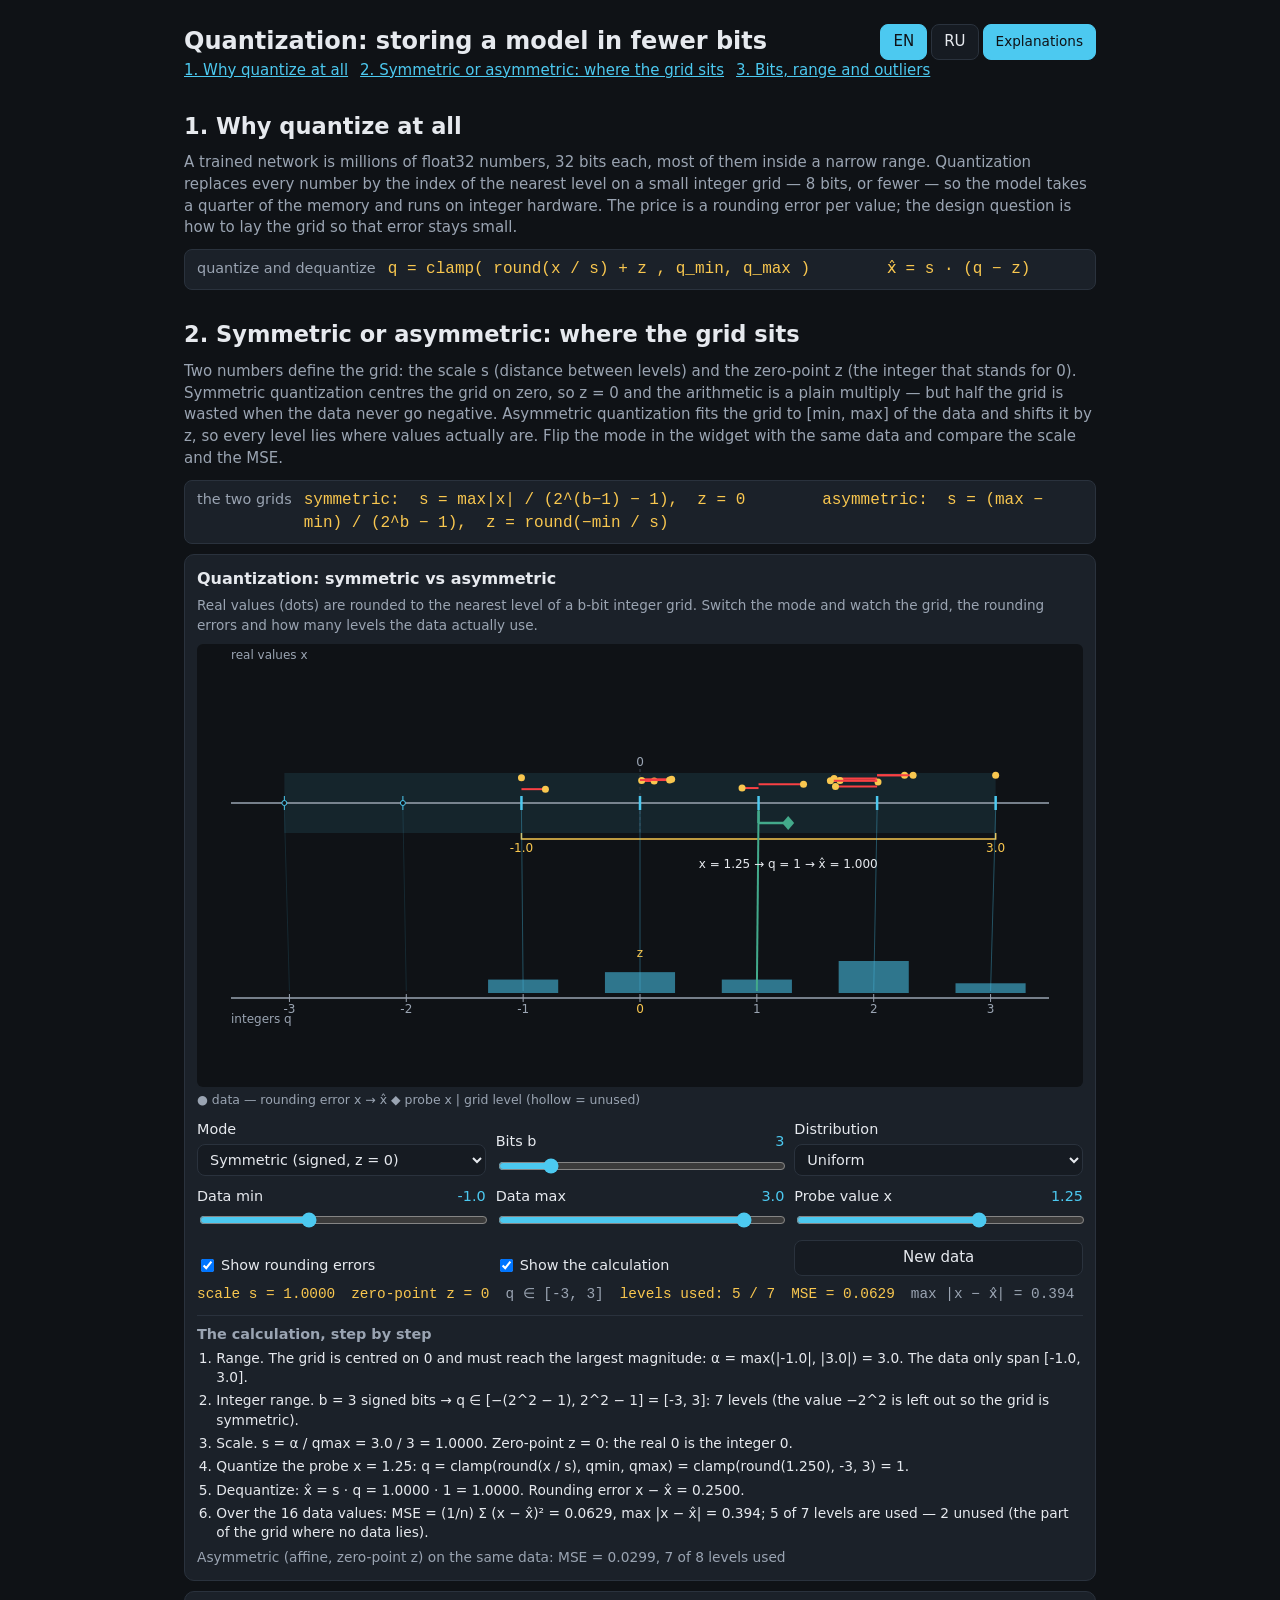
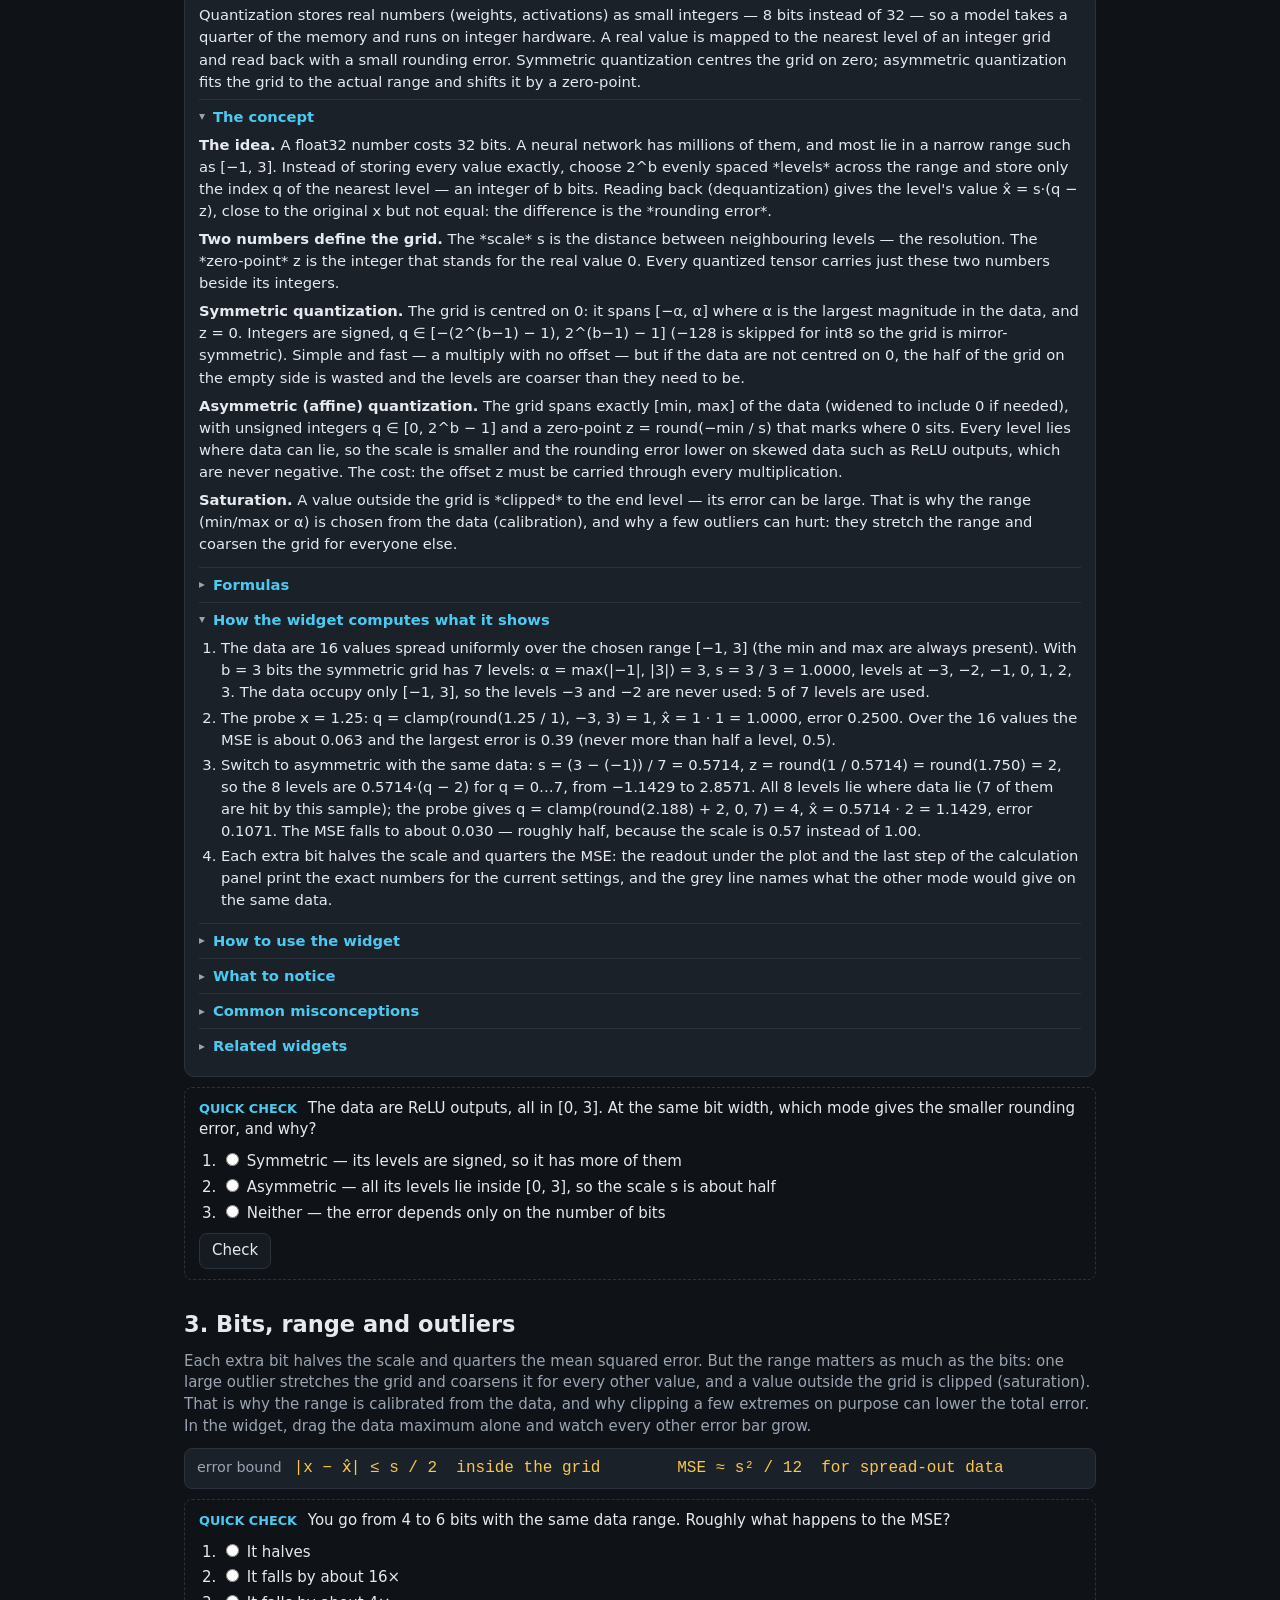
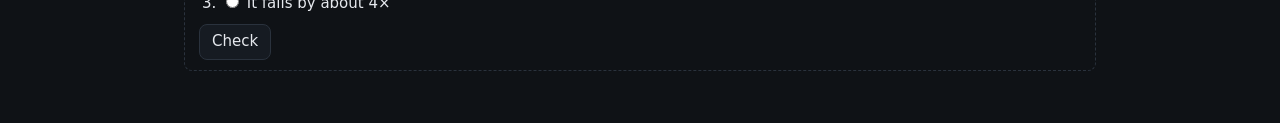
<file: lessons/quantization.html>
<!DOCTYPE html>
<!-- GENERATED by tools/render-lesson.js from lessons/quantization.json — edit the JSON, then re-render. -->
<html lang="en" data-theme="dark" data-lang="en">
<head>
  <meta charset="utf-8">
  <meta name="viewport" content="width=device-width, initial-scale=1">
  <title>Quantization: storing a model in fewer bits</title>
  <link rel="stylesheet" href="../styles.css">
  <style>
    body { padding: 24px; max-width: 960px; margin: auto; }
    header { display: flex; justify-content: space-between; align-items: center; gap: 12px; flex-wrap: wrap; }
    header h1 { margin: 0; font-size: 1.5rem; }
    section { margin-block: 28px; display: grid; gap: 10px; }
    h2 { margin: 0; } h3 { margin: 8px 0 0; } p { margin: 0; color: var(--text-muted, #9aa4b2); }
    .lang-switch button[aria-pressed="true"] { background: var(--accent, #4cc9f0); color: #0f1216; border-color: var(--accent, #4cc9f0); }
    nav a { margin-inline-end: 12px; }
    .explain-toggle { font-size: 0.85rem; }
    body.no-explain of-explain { display: none; }
    .equation { display: grid; grid-template-columns: max-content 1fr; gap: 4px 12px; align-items: baseline; padding: 8px 12px; border: 1px solid var(--border, #2a323d); border-radius: 8px; background: var(--bg-card, #1b2129); }
    .equation .label { color: var(--text-muted, #9aa4b2); font-size: 0.9rem; }
    .equation code { background: transparent; color: var(--accent-2, #f9c74f); font-size: 1rem; white-space: pre-wrap; }
    .quiz { border: 1px dashed var(--border, #2a323d); border-radius: 8px; padding: 10px 14px; display: grid; gap: 6px; }
    .quiz .q { color: var(--text, #e6e9ee); } .quiz .tag { color: var(--accent, #4cc9f0); font-size: 0.8rem; font-weight: 600; text-transform: uppercase; margin-inline-end: 6px; }
    .quiz ol { margin: 0; padding-inline-start: 22px; } .quiz li { margin: 3px 0; } .quiz label { cursor: pointer; }
    .quiz button { justify-self: start; } .quiz .feedback { color: var(--text, #e6e9ee); }
    .quiz .feedback.ok .verdict { color: #90be6d; } .quiz .feedback.ko .verdict { color: var(--accent-3, #f3722c); }
    html[data-lang="ar"] body { direction: rtl; }
    @media print { .lang-switch, nav { display: none; } }
  </style>
</head>
<body>
  <header>
    <h1><span class="i18n" lang="en">Quantization: storing a model in fewer bits</span><span class="i18n" lang="ru" hidden>Квантование: модель в меньшем числе бит</span></h1>
    <div class="lang-switch" role="group" aria-label="Language"><button type="button" data-lang="en" aria-pressed="true">EN</button><button type="button" data-lang="ru" aria-pressed="false">RU</button><button type="button" id="toggle-explain" class="explain-toggle" aria-pressed="true"><span class="i18n" lang="en">Explanations</span><span class="i18n" lang="ru" hidden>Объяснения</span></button></div>
  </header>
  <nav class="muted"><a href="#why"><span class="i18n" lang="en">1. Why quantize at all</span><span class="i18n" lang="ru" hidden>1. Зачем вообще квантовать</span></a><a href="#modes"><span class="i18n" lang="en">2. Symmetric or asymmetric: where the grid sits</span><span class="i18n" lang="ru" hidden>2. Симметричное или асимметричное: где стоит сетка</span></a><a href="#range"><span class="i18n" lang="en">3. Bits, range and outliers</span><span class="i18n" lang="ru" hidden>3. Биты, диапазон и выбросы</span></a></nav>

  <section id="why">
    <h2 id="why"><span class="i18n" lang="en">1. Why quantize at all</span><span class="i18n" lang="ru" hidden>1. Зачем вообще квантовать</span></h2>
    <p><span class="i18n" lang="en">A trained network is millions of float32 numbers, 32 bits each, most of them inside a narrow range. Quantization replaces every number by the index of the nearest level on a small integer grid — 8 bits, or fewer — so the model takes a quarter of the memory and runs on integer hardware. The price is a rounding error per value; the design question is how to lay the grid so that error stays small.</span><span class="i18n" lang="ru" hidden>Обученная сеть — это миллионы чисел float32 по 32 бита, большинство из них лежит в узком диапазоне. Квантование заменяет каждое число индексом ближайшего уровня на небольшой целочисленной сетке — 8 бит или меньше, — так что модель занимает в четыре раза меньше памяти и работает на целочисленном оборудовании. Цена — ошибка округления на каждое значение; вопрос проектирования — как расположить сетку, чтобы эта ошибка оставалась малой.</span></p>
    <div class="equation"><span class="label"><span class="i18n" lang="en">quantize and dequantize</span><span class="i18n" lang="ru" hidden>квантование и деквантование</span></span><code>q = clamp( round(x / s) + z , q_min, q_max )        x̂ = s · (q − z)</code></div>
  </section>

  <section id="modes">
    <h2 id="modes"><span class="i18n" lang="en">2. Symmetric or asymmetric: where the grid sits</span><span class="i18n" lang="ru" hidden>2. Симметричное или асимметричное: где стоит сетка</span></h2>
    <p><span class="i18n" lang="en">Two numbers define the grid: the scale s (distance between levels) and the zero-point z (the integer that stands for 0). Symmetric quantization centres the grid on zero, so z = 0 and the arithmetic is a plain multiply — but half the grid is wasted when the data never go negative. Asymmetric quantization fits the grid to [min, max] of the data and shifts it by z, so every level lies where values actually are. Flip the mode in the widget with the same data and compare the scale and the MSE.</span><span class="i18n" lang="ru" hidden>Сетку задают два числа: масштаб s (расстояние между уровнями) и нулевая точка z (целое, изображающее 0). Симметричное квантование центрирует сетку в нуле, так что z = 0 и арифметика — обычное умножение, но половина сетки пропадает, если данные никогда не отрицательны. Асимметричное квантование подгоняет сетку под [min, max] данных и сдвигает её на z, так что каждый уровень лежит там, где действительно есть значения. Переключите режим в виджете на тех же данных и сравните масштаб и MSE.</span></p>
    <div class="equation"><span class="label"><span class="i18n" lang="en">the two grids</span><span class="i18n" lang="ru" hidden>две сетки</span></span><code>symmetric:  s = max|x| / (2^(b−1) − 1),  z = 0        asymmetric:  s = (max − min) / (2^b − 1),  z = round(−min / s)</code></div>
    <of-quantization lang="en"></of-quantization>
    <of-explain for="of-quantization" lang="en" open="concept,computation"></of-explain>
    <div class="quiz" data-answer="1"><p class="q"><span class="tag"><span class="i18n" lang="en">Quick check</span><span class="i18n" lang="ru" hidden>Проверьте себя</span></span> <span class="i18n" lang="en">The data are ReLU outputs, all in [0, 3]. At the same bit width, which mode gives the smaller rounding error, and why?</span><span class="i18n" lang="ru" hidden>Данные — выходы ReLU, все в [0, 3]. При той же разрядности какой режим даёт меньшую ошибку округления и почему?</span></p><ol class="i18n" lang="en"><li><label><input type="radio" name="q1" value="0"> Symmetric — its levels are signed, so it has more of them</label></li><li><label><input type="radio" name="q1" value="1"> Asymmetric — all its levels lie inside [0, 3], so the scale s is about half</label></li><li><label><input type="radio" name="q1" value="2"> Neither — the error depends only on the number of bits</label></li></ol><ol class="i18n" lang="ru" hidden><li><label><input type="radio" name="q1" value="0"> Симметричный — его уровни со знаком, поэтому их больше</label></li><li><label><input type="radio" name="q1" value="1"> Асимметричный — все его уровни лежат внутри [0, 3], поэтому масштаб s примерно вдвое меньше</label></li><li><label><input type="radio" name="q1" value="2"> Ни один — ошибка зависит только от числа бит</label></li></ol><button type="button" class="check"><span class="i18n" lang="en">Check</span><span class="i18n" lang="ru" hidden>Проверить</span></button><p class="feedback" hidden><span class="verdict"></span> <span class="i18n" lang="en">The symmetric grid spans [−3, 3] and leaves the negative half empty; the asymmetric grid spans exactly [0, 3] with the same 2^b levels, so its spacing — and the error, which is at most s/2 — is roughly halved.</span><span class="i18n" lang="ru" hidden>Симметричная сетка занимает [−3, 3], и её отрицательная половина пуста; асимметричная занимает ровно [0, 3] теми же 2^b уровнями, поэтому её шаг — и ошибка, не превышающая s/2, — примерно вдвое меньше.</span></p></div>
  </section>

  <section id="range">
    <h2 id="range"><span class="i18n" lang="en">3. Bits, range and outliers</span><span class="i18n" lang="ru" hidden>3. Биты, диапазон и выбросы</span></h2>
    <p><span class="i18n" lang="en">Each extra bit halves the scale and quarters the mean squared error. But the range matters as much as the bits: one large outlier stretches the grid and coarsens it for every other value, and a value outside the grid is clipped (saturation). That is why the range is calibrated from the data, and why clipping a few extremes on purpose can lower the total error. In the widget, drag the data maximum alone and watch every other error bar grow.</span><span class="i18n" lang="ru" hidden>Каждый дополнительный бит вдвое уменьшает масштаб и вчетверо — среднеквадратичную ошибку. Но диапазон важен не меньше битов: один большой выброс растягивает сетку и делает её грубее для всех остальных значений, а значение за пределами сетки обрезается (насыщение). Поэтому диапазон калибруют по данным, а намеренное обрезание нескольких крайних значений может снизить суммарную ошибку. В виджете сдвиньте только максимум данных и посмотрите, как растут остальные столбики ошибок.</span></p>
    <div class="equation"><span class="label"><span class="i18n" lang="en">error bound</span><span class="i18n" lang="ru" hidden>граница ошибки</span></span><code>|x − x̂| ≤ s / 2  inside the grid        MSE ≈ s² / 12  for spread-out data</code></div>
    <div class="quiz" data-answer="1"><p class="q"><span class="tag"><span class="i18n" lang="en">Quick check</span><span class="i18n" lang="ru" hidden>Проверьте себя</span></span> <span class="i18n" lang="en">You go from 4 to 6 bits with the same data range. Roughly what happens to the MSE?</span><span class="i18n" lang="ru" hidden>Вы переходите с 4 на 6 бит при том же диапазоне данных. Что примерно происходит с MSE?</span></p><ol class="i18n" lang="en"><li><label><input type="radio" name="q2" value="0"> It halves</label></li><li><label><input type="radio" name="q2" value="1"> It falls by about 16×</label></li><li><label><input type="radio" name="q2" value="2"> It falls by about 4×</label></li></ol><ol class="i18n" lang="ru" hidden><li><label><input type="radio" name="q2" value="0"> Уменьшается вдвое</label></li><li><label><input type="radio" name="q2" value="1"> Падает примерно в 16 раз</label></li><li><label><input type="radio" name="q2" value="2"> Падает примерно в 4 раза</label></li></ol><button type="button" class="check"><span class="i18n" lang="en">Check</span><span class="i18n" lang="ru" hidden>Проверить</span></button><p class="feedback" hidden><span class="verdict"></span> <span class="i18n" lang="en">Two more bits means four times as many levels, so s is divided by 4 and MSE ≈ s²/12 is divided by 16.</span><span class="i18n" lang="ru" hidden>Два лишних бита — вчетверо больше уровней, поэтому s делится на 4, а MSE ≈ s²/12 — на 16.</span></p></div>
  </section>

  <script src="../lib/of-source.js"></script>
  <script src="../lib/of-explain.js"></script>
  <script src="../widgets/of-quantization/component.js"></script>
  <script src="../widgets/of-quantization/explain.js"></script>
  <script>
    (() => {
      const root = document.documentElement;
      const setLang = (lang) => {
        root.dataset.lang = lang; root.lang = lang;
        document.querySelectorAll('.i18n').forEach((el) => { el.hidden = el.getAttribute('lang') !== lang; });
        document.querySelectorAll('[lang]').forEach((el) => { if (el.tagName.startsWith('OF-')) el.setAttribute('lang', lang); });
        document.querySelectorAll('.lang-switch button[data-lang]').forEach((b) => b.setAttribute('aria-pressed', String(b.dataset.lang === lang)));
        try { localStorage.setItem('iw-lesson-lang', lang); } catch (e) { /* file:// may refuse storage */ }
      };
      document.querySelectorAll('.lang-switch button[data-lang]').forEach((b) => b.addEventListener('click', () => setLang(b.dataset.lang)));
      let saved = null; try { saved = localStorage.getItem('iw-lesson-lang'); } catch (e) { /* ignore */ }
      if (saved && saved !== root.dataset.lang && document.querySelector('.lang-switch button[data-lang="' + saved + '"]')) setLang(saved);
      const tg = document.getElementById('toggle-explain');
      tg.addEventListener('click', () => { const on = tg.getAttribute('aria-pressed') !== 'true'; tg.setAttribute('aria-pressed', String(on)); document.body.classList.toggle('no-explain', !on); });
      const UI = {"en":{"explanations":"Explanations","check":"Check","correct":"Correct.","wrong":"Not quite.","quiz":"Quick check","contents":"Contents"},"ru":{"explanations":"Объяснения","check":"Проверить","correct":"Верно.","wrong":"Не совсем.","quiz":"Проверьте себя","contents":"Содержание"}};
      document.querySelectorAll('.quiz').forEach((qz) => {
        qz.querySelector('.check').addEventListener('click', () => {
          const picked = qz.querySelector('input[type=radio]:checked');
          if (!picked) return;
          const ok = Number(picked.value) === Number(qz.dataset.answer);
          const fb = qz.querySelector('.feedback');
          fb.hidden = false; fb.classList.toggle('ok', ok); fb.classList.toggle('ko', !ok);
          fb.querySelector('.verdict').textContent = (UI[root.dataset.lang] || UI.en)[ok ? 'correct' : 'wrong'];
        });
      });
    })();
  </script>
</body>
</html>
</file>
<file: styles.css>
/* Interactive Widgets — theme tokens and library layout.
   Dark palette by default (style reference: the ACT-00069 figures). No @import, no network fonts.
   Logical properties only (inline-start / inline-end) so an RTL language (ar) needs no rewrite. */

:root {
  --bg: #0f1216;
  --bg-elev: #161b22;
  --bg-card: #1b2129;
  --border: #2a323d;
  --text: #e6e9ee;
  --text-muted: #9aa4b2;
  --accent: #4cc9f0;
  --accent-2: #f9c74f;
  --accent-3: #f3722c;
  --ok: #43aa8b;
  --danger: #f94144;
  --radius: 10px;
  --gap: 12px;
  --font: system-ui, -apple-system, "Segoe UI", Roboto, "Helvetica Neue", Arial, "Noto Sans", sans-serif;
  --mono: ui-monospace, "Cascadia Mono", Consolas, "Liberation Mono", monospace;
}

@media (prefers-color-scheme: light) {
  :root[data-theme="auto"] {
    --bg: #f6f7f9; --bg-elev: #ffffff; --bg-card: #ffffff; --border: #d9dee6;
    --text: #1b2129; --text-muted: #5b6573;
  }
}

* { box-sizing: border-box; }
html, body { margin: 0; padding: 0; }
body {
  background: var(--bg); color: var(--text); font-family: var(--font);
  font-size: 15px; line-height: 1.45;
}
a { color: var(--accent); }
code, pre { font-family: var(--mono); font-size: 0.9em; }
pre { background: var(--bg-elev); border: 1px solid var(--border); border-radius: var(--radius);
      padding: 10px; overflow: auto; white-space: pre-wrap; word-break: break-all; }
button {
  font: inherit; color: var(--text); background: var(--bg-elev); border: 1px solid var(--border);
  border-radius: 8px; padding: 6px 12px; cursor: pointer;
}
button:hover { border-color: var(--accent); }
button:focus-visible, input:focus-visible { outline: 2px solid var(--accent); outline-offset: 2px; }
input[type="search"], input[type="text"] {
  font: inherit; color: var(--text); background: var(--bg-elev); border: 1px solid var(--border);
  border-radius: 8px; padding: 6px 10px; inline-size: 100%;
}

/* Layout */
.app { display: grid; grid-template-columns: 340px 1fr; min-block-size: 100vh; }
.sidebar { border-inline-end: 1px solid var(--border); background: var(--bg-elev); padding: var(--gap);
           display: flex; flex-direction: column; gap: var(--gap); overflow: auto; }
.main { padding: calc(var(--gap) * 1.5); display: flex; flex-direction: column; gap: var(--gap); overflow: auto; }
.topbar { display: flex; align-items: center; justify-content: space-between; gap: var(--gap); }
.topbar h1 { font-size: 1.1rem; margin: 0; }
.lang-switch { display: inline-flex; gap: 4px; }
.lang-switch button[aria-pressed="true"] { background: var(--accent); color: #0f1216; border-color: var(--accent); }
.muted { color: var(--text-muted); }

/* Cards */
.cards { display: flex; flex-direction: column; gap: 8px; }
.card {
  background: var(--bg-card); border: 1px solid var(--border); border-radius: var(--radius);
  padding: 10px; cursor: pointer; display: grid; gap: 6px;
}
.card:hover, .card[aria-selected="true"] { border-color: var(--accent); }
.card h3 { margin: 0; font-size: 1rem; }
.card p { margin: 0; color: var(--text-muted); font-size: 0.9rem; }
.chips { display: flex; flex-wrap: wrap; gap: 4px; }
.chip { font-size: 0.75rem; padding: 2px 8px; border-radius: 999px; background: var(--bg-elev);
        border: 1px solid var(--border); color: var(--text-muted); }
.chip.domain-ml { border-color: var(--accent); color: var(--accent); }
.chip.domain-math { border-color: var(--accent-2); color: var(--accent-2); }
.chip.domain-programming { border-color: var(--ok); color: var(--ok); }
.chip.domain-ai { border-color: var(--accent-3); color: var(--accent-3); }
.chip.planned { border-style: dashed; }
.difficulty { color: var(--accent-2); letter-spacing: 2px; font-size: 0.8rem; }

/* Preview */
.preview { background: var(--bg-card); border: 1px solid var(--border); border-radius: var(--radius); padding: var(--gap); }
.preview-mount { min-block-size: 320px; display: grid; place-items: stretch; }
.preview-placeholder { color: var(--text-muted); display: grid; place-items: center; min-block-size: 320px; }
.meta { display: grid; grid-template-columns: repeat(auto-fit, minmax(180px, 1fr)); gap: 8px; }
.meta dt { color: var(--text-muted); font-size: 0.8rem; }
.meta dd { margin: 0 0 6px 0; }
.embed { display: grid; gap: 6px; }
.embed-actions { display: flex; gap: 8px; align-items: center; }

@media (max-width: 800px) {
  .app { grid-template-columns: 1fr; }
  .sidebar { border-inline-end: 0; border-block-end: 1px solid var(--border); }
}
</file>
